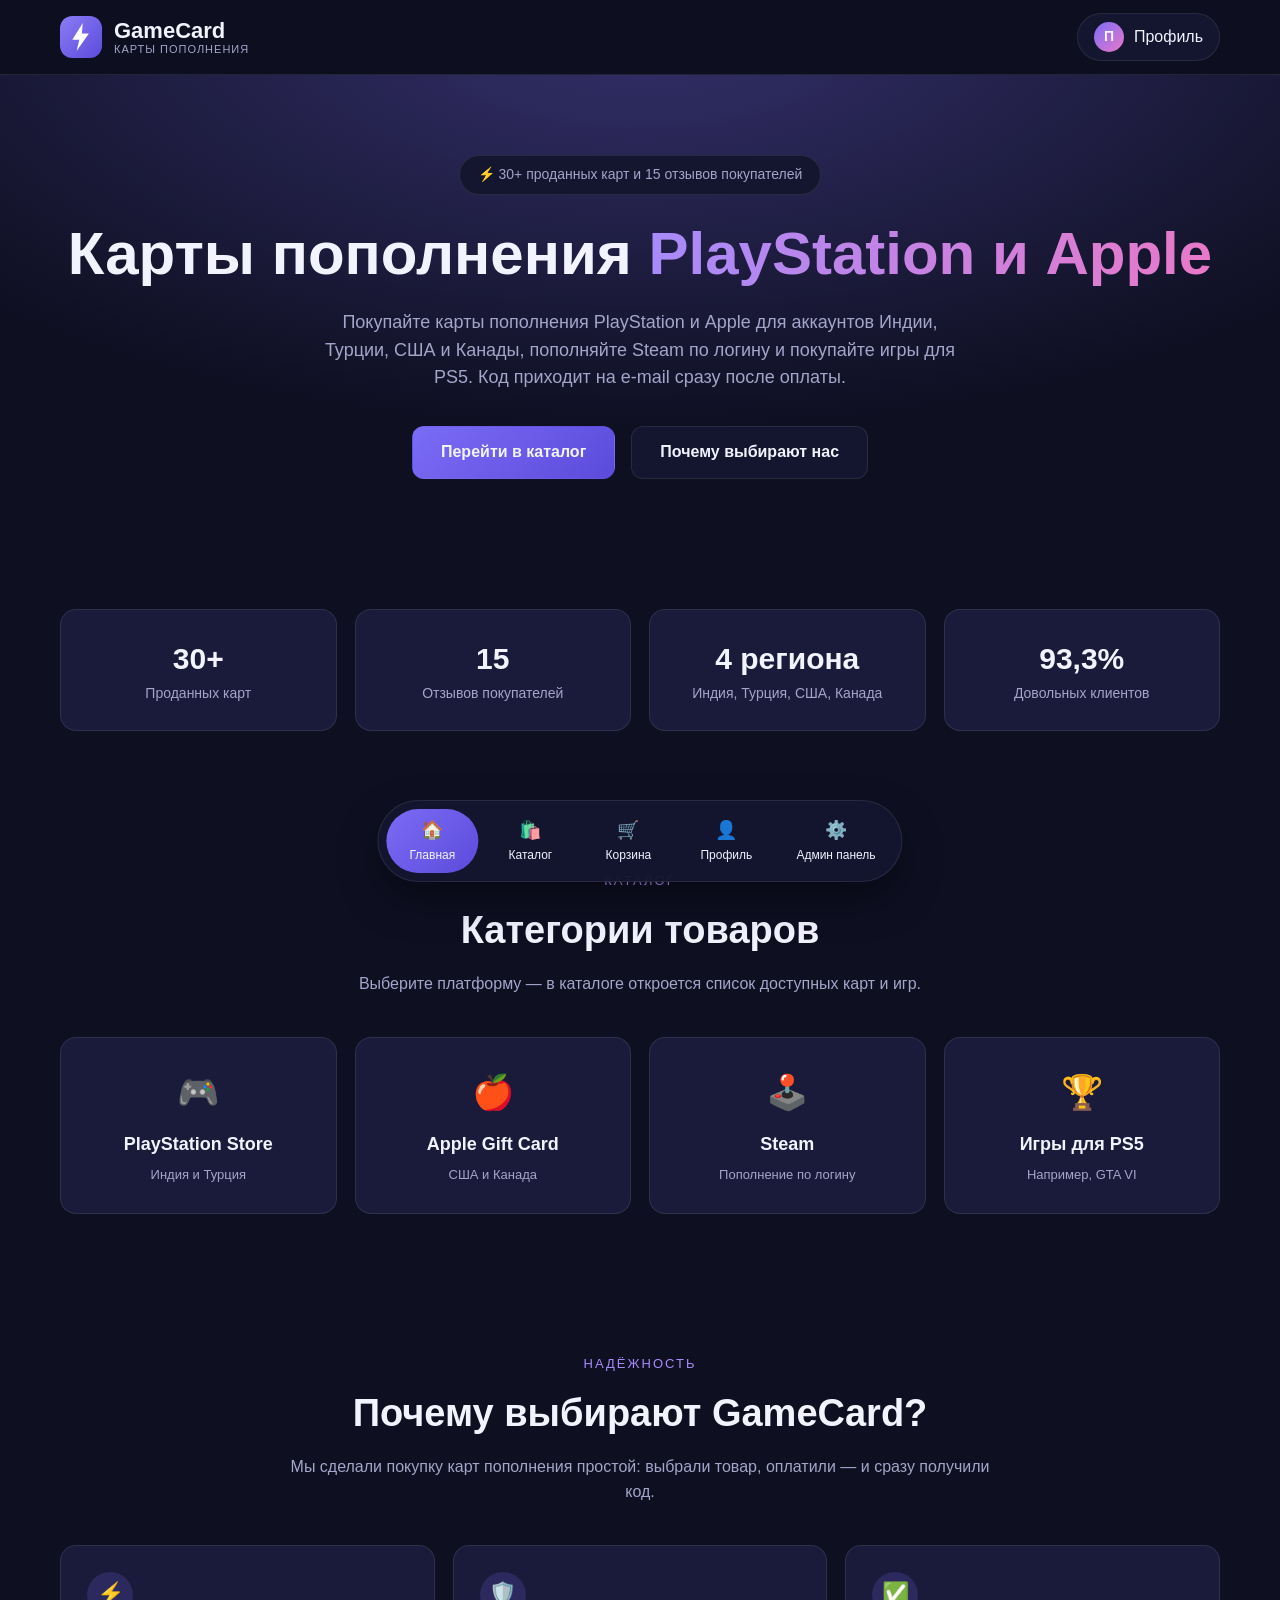
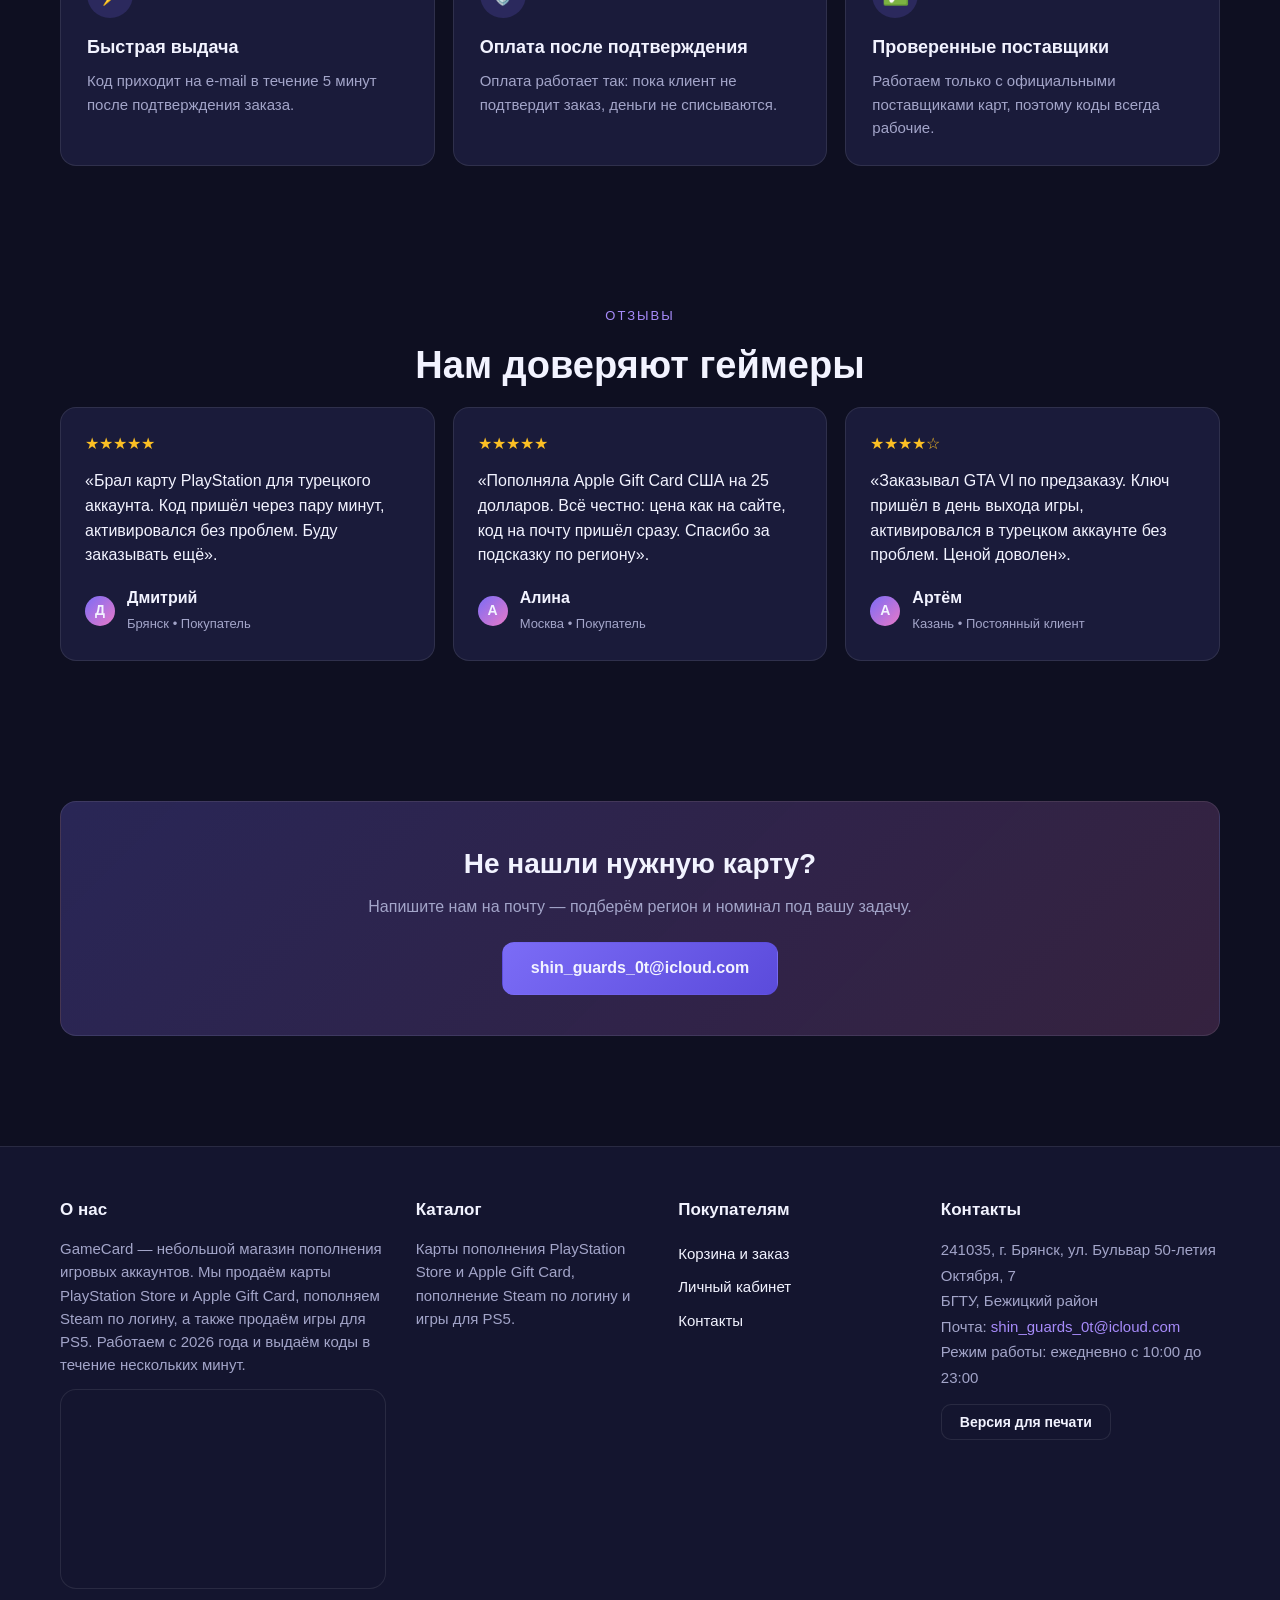
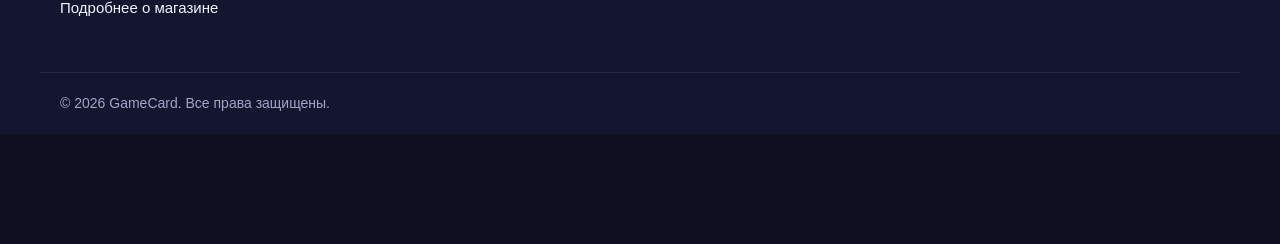
<file: index.html>
<!DOCTYPE html>
<html lang="ru">
<head>
	<meta charset="UTF-8">
	<meta name="viewport" content="width=device-width, initial-scale=1">
	<title>GameCard — карты пополнения PlayStation и Apple, пополнение Steam</title>
	<meta name="description" content="GameCard — магазин пополнения игровых аккаунтов: карты PlayStation Store и Apple Gift Card, пополнение Steam по логину, игры для PS5.">
	<link rel="icon" href="images/logo.svg" type="image/svg+xml">
	<link rel="stylesheet" href="styles.css" id="mainStyles">
	<link rel="stylesheet" href="print.css" id="printStyles" media="not all">
</head>
<body>

<header class="site-header">
	<div class="container header-inner">
		<a class="logo" href="index.html">
			<img class="logo__image" src="images/logo.svg" alt="Логотип магазина GameCard">
			<span class="logo__text">GameCard<span class="logo__note">карты пополнения</span></span>
		</a>
		<a class="profile-link" href="profile.html">
			<span class="avatar">П</span>
			<span>Профиль</span>
		</a>
	</div>
</header>

<main>

	<section class="hero">
		<div class="container">
			<p class="hero__badge">⚡ 30+ проданных карт и 15 отзывов покупателей</p>
			<h1 class="hero__title">Карты пополнения <span>PlayStation и Apple</span></h1>
			<p class="hero__text">
				Покупайте карты пополнения PlayStation и Apple для аккаунтов Индии, Турции, США и Канады,
				пополняйте Steam по логину и покупайте игры для PS5. Код приходит на e-mail сразу после оплаты.
			</p>
			<div class="hero__buttons">
				<a class="button" href="catalog.html">Перейти в каталог</a>
				<a class="button button_ghost" href="#features">Почему выбирают нас</a>
			</div>
		</div>
	</section>

	<section class="section">
		<div class="container">
			<div class="stats">
				<div class="stat">
					<p class="stat__value">30+</p>
					<p class="stat__title">Проданных карт</p>
				</div>
				<div class="stat">
					<p class="stat__value">15</p>
					<p class="stat__title">Отзывов покупателей</p>
				</div>
				<div class="stat">
					<p class="stat__value">4 региона</p>
					<p class="stat__title">Индия, Турция, США, Канада</p>
				</div>
				<div class="stat">
					<p class="stat__value">93,3%</p>
					<p class="stat__title">Довольных клиентов</p>
				</div>
			</div>
		</div>
	</section>

	<section class="section">
		<div class="container">
			<p class="section__label">Каталог</p>
			<h2 class="section__title">Категории товаров</h2>
			<p class="section__subtitle">Выберите платформу — в каталоге откроется список доступных карт и игр.</p>

			<div class="categories">
				<a class="category" href="catalog.html?platform=playstation">
					<span class="category__icon">🎮</span>
					<span class="category__title">PlayStation Store</span>
					<span class="category__note">Индия и Турция</span>
				</a>
				<a class="category" href="catalog.html?platform=apple">
					<span class="category__icon">🍎</span>
					<span class="category__title">Apple Gift Card</span>
					<span class="category__note">США и Канада</span>
				</a>
				<a class="category" href="catalog.html?platform=steam">
					<span class="category__icon">🕹️</span>
					<span class="category__title">Steam</span>
					<span class="category__note">Пополнение по логину</span>
				</a>
				<a class="category" href="catalog.html?platform=games">
					<span class="category__icon">🏆</span>
					<span class="category__title">Игры для PS5</span>
					<span class="category__note">Например, GTA VI</span>
				</a>
			</div>
		</div>
	</section>

	<section class="section" id="features">
		<div class="container">
			<p class="section__label">Надёжность</p>
			<h2 class="section__title">Почему выбирают GameCard?</h2>
			<p class="section__subtitle">
				Мы сделали покупку карт пополнения простой: выбрали товар, оплатили — и сразу получили код.
			</p>

			<div class="features">
				<article class="feature">
					<p class="feature__icon">⚡</p>
					<h3 class="feature__title">Быстрая выдача</h3>
					<p class="feature__text">Код приходит на e-mail в течение 5 минут после подтверждения заказа.</p>
				</article>
				<article class="feature">
					<p class="feature__icon">🛡️</p>
					<h3 class="feature__title">Оплата после подтверждения</h3>
					<p class="feature__text">Оплата работает так: пока клиент не подтвердит заказ, деньги не списываются.</p>
				</article>
				<article class="feature">
					<p class="feature__icon">✅</p>
					<h3 class="feature__title">Проверенные поставщики</h3>
					<p class="feature__text">Работаем только с официальными поставщиками карт, поэтому коды всегда рабочие.</p>
				</article>
			</div>
		</div>
	</section>

	<section class="section">
		<div class="container">
			<p class="section__label">Отзывы</p>
			<h2 class="section__title">Нам доверяют геймеры</h2>

			<div class="reviews">
				<article class="review">
					<p class="review__stars">★★★★★</p>
					<p class="review__text">
						«Брал карту PlayStation для турецкого аккаунта. Код пришёл через пару минут,
						активировался без проблем. Буду заказывать ещё».
					</p>
					<div class="review__author">
						<span class="avatar">Д</span>
						<p><span class="review__name">Дмитрий</span><br><span class="review__note">Брянск • Покупатель</span></p>
					</div>
				</article>
				<article class="review">
					<p class="review__stars">★★★★★</p>
					<p class="review__text">
						«Пополняла Apple Gift Card США на 25 долларов. Всё честно: цена как на сайте,
						код на почту пришёл сразу. Спасибо за подсказку по региону».
					</p>
					<div class="review__author">
						<span class="avatar">А</span>
						<p><span class="review__name">Алина</span><br><span class="review__note">Москва • Покупатель</span></p>
					</div>
				</article>
				<article class="review">
					<p class="review__stars">★★★★☆</p>
					<p class="review__text">
						«Заказывал GTA VI по предзаказу. Ключ пришёл в день выхода игры,
						активировался в турецком аккаунте без проблем. Ценой доволен».
					</p>
					<div class="review__author">
						<span class="avatar">А</span>
						<p><span class="review__name">Артём</span><br><span class="review__note">Казань • Постоянный клиент</span></p>
					</div>
				</article>
			</div>
		</div>
	</section>

	<section class="section">
		<div class="container">
			<div class="cta">
				<h2 class="cta__title">Не нашли нужную карту?</h2>
				<p class="cta__text">Напишите нам на почту — подберём регион и номинал под вашу задачу.</p>
				<a class="button" href="mailto:shin_guards_0t@icloud.com">shin_guards_0t@icloud.com</a>
			</div>
		</div>
	</section>

</main>

<footer class="site-footer">
	<div class="container footer-grid">
		<div class="footer-col">
			<h2 class="footer-col__title">О нас</h2>
			<p>
				GameCard — небольшой магазин пополнения игровых аккаунтов.
				Мы продаём карты PlayStation Store и Apple Gift Card, пополняем Steam по логину,
				а также продаём игры для PS5. Работаем с 2026 года и выдаём коды в течение нескольких минут.
			</p>
			<iframe class="map map_small" src="https://yandex.ru/map-widget/v1/?text=%D0%91%D1%80%D1%8F%D0%BD%D1%81%D0%BA%2C%20%D0%B1%D1%83%D0%BB%D1%8C%D0%B2%D0%B0%D1%80%2050-%D0%BB%D0%B5%D1%82%D0%B8%D1%8F%20%D0%9E%D0%BA%D1%82%D1%8F%D0%B1%D1%80%D1%8F%2C%207&amp;z=16" title="Карта: Брянск, бульвар 50-летия Октября, 7" loading="lazy"></iframe>
			<p><a href="about.html">Подробнее о магазине</a></p>
		</div>
		<div class="footer-col">
			<h2 class="footer-col__title"><a href="catalog.html">Каталог</a></h2>
			<p>Карты пополнения PlayStation Store и Apple Gift Card, пополнение Steam по логину и игры для PS5.</p>
		</div>
		<div class="footer-col">
			<h2 class="footer-col__title">Покупателям</h2>
			<ul>
				<li><a href="cart.html">Корзина и заказ</a></li>
				<li><a href="profile.html">Личный кабинет</a></li>
				<li><a href="about.html#contacts">Контакты</a></li>
			</ul>
		</div>
		<div class="footer-col footer-contacts">
			<h2 class="footer-col__title">Контакты</h2>
			<address>
				241035, г. Брянск, ул. Бульвар 50-летия Октября, 7<br>
				БГТУ, Бежицкий район<br>
				Почта: <a href="mailto:shin_guards_0t@icloud.com">shin_guards_0t@icloud.com</a><br>
				Режим работы: ежедневно с 10:00 до 23:00
			</address>
			<button class="button button_ghost button_small" type="button" data-print-toggle>Версия для печати</button>
		</div>
	</div>
	<div class="container footer-bottom">
		<p>© <span id="currentYear">2025</span> GameCard. Все права защищены.</p>
	</div>
</footer>

<nav class="tabbar">
	<ul class="tabbar__list">
		<li><a class="tab tab_active" href="index.html"><span class="tab__icon">🏠</span>Главная</a></li>
		<li><a class="tab" href="catalog.html"><span class="tab__icon">🛍️</span>Каталог</a></li>
		<li><a class="tab" href="cart.html"><span class="tab__icon">🛒</span>Корзина</a></li>
		<li><a class="tab" href="profile.html"><span class="tab__icon">👤</span>Профиль</a></li>
		<li><a class="tab" href="admin.html"><span class="tab__icon">⚙️</span>Админ панель</a></li>
	</ul>
</nav>

<script src="js/data.js"></script>
<script src="js/cart.js"></script>
<script src="js/main.js"></script>
</body>
</html>
</file>
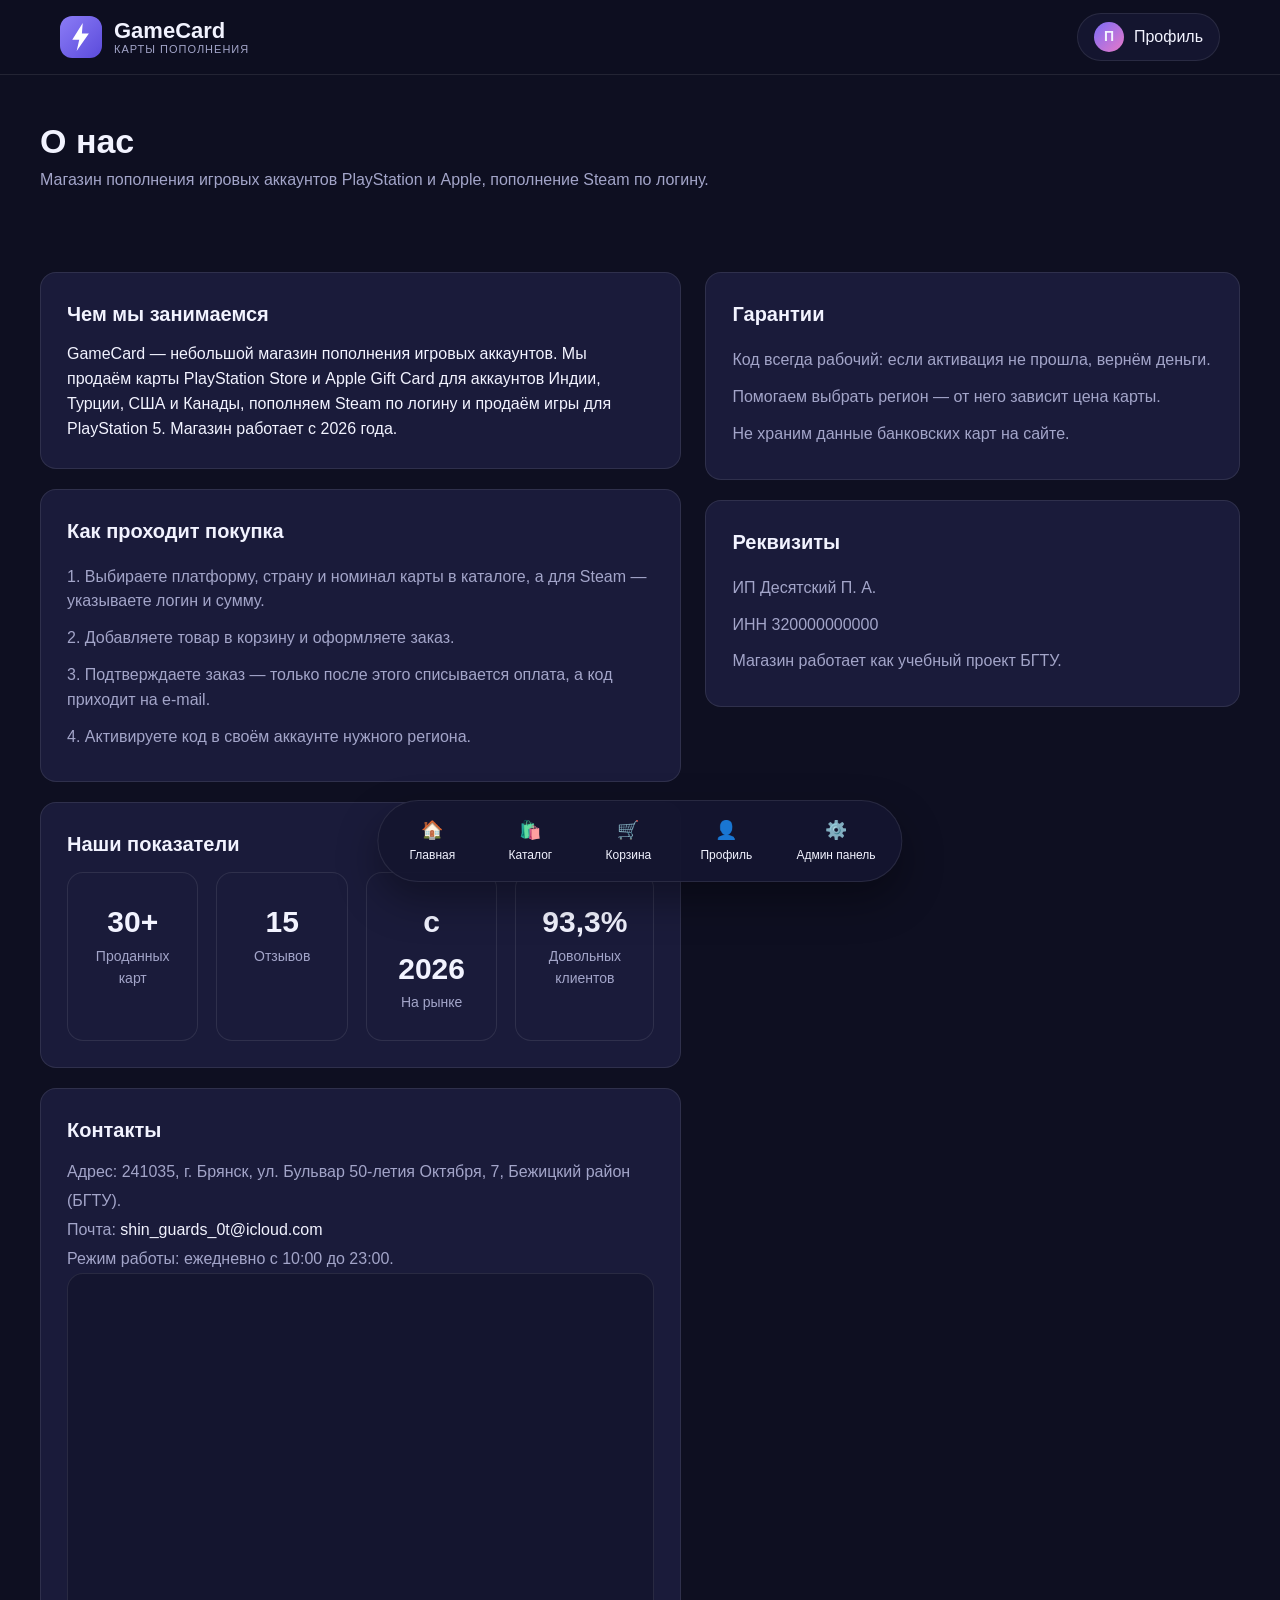
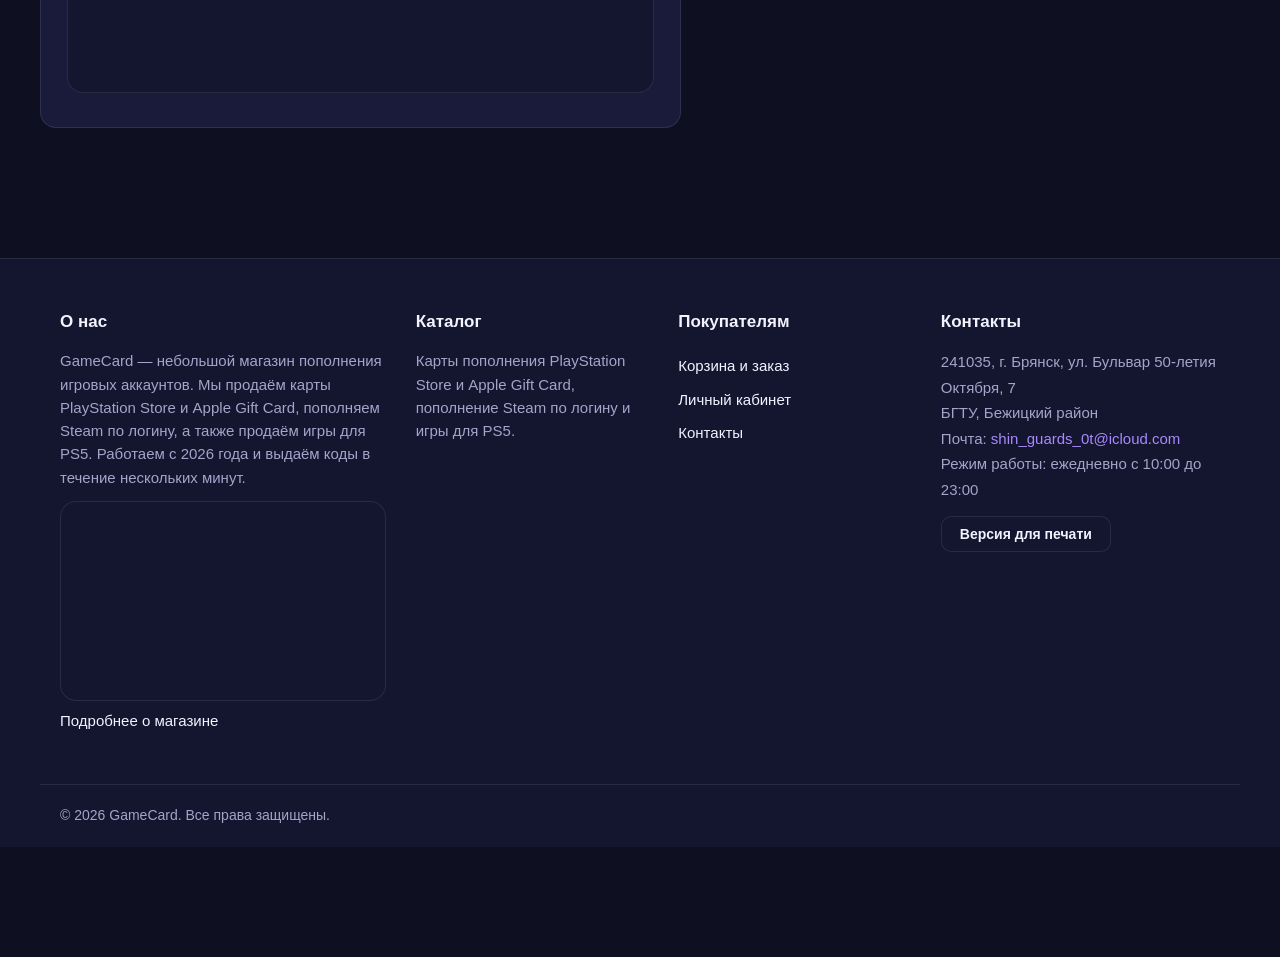
<file: about.html>
<!DOCTYPE html>
<html lang="ru">
<head>
	<meta charset="UTF-8">
	<meta name="viewport" content="width=device-width, initial-scale=1">
	<title>О нас и контакты — GameCard</title>
	<meta name="description" content="О магазине GameCard: как мы работаем, контакты, адрес в Брянске на бульваре 50-летия Октября, 7 и карта проезда.">
	<link rel="icon" href="images/logo.svg" type="image/svg+xml">
	<link rel="stylesheet" href="styles.css" id="mainStyles">
	<link rel="stylesheet" href="print.css" id="printStyles" media="not all">
</head>
<body>

<header class="site-header">
	<div class="container header-inner">
		<a class="logo" href="index.html">
			<img class="logo__image" src="images/logo.svg" alt="Логотип магазина GameCard">
			<span class="logo__text">GameCard<span class="logo__note">карты пополнения</span></span>
		</a>
		<a class="profile-link" href="profile.html">
			<span class="avatar">П</span>
			<span>Профиль</span>
		</a>
	</div>
</header>

<main>
	<div class="container page-title">
		<h1 class="page-title__title">О нас</h1>
		<p class="page-title__note">Магазин пополнения игровых аккаунтов PlayStation и Apple, пополнение Steam по логину.</p>
	</div>

	<div class="container section">
		<div class="about-grid">
			<div>
				<section class="about-card">
					<h2 class="about-card__title">Чем мы занимаемся</h2>
					<p>
						GameCard — небольшой магазин пополнения игровых аккаунтов. Мы продаём карты
						PlayStation Store и Apple Gift Card для аккаунтов Индии, Турции, США и Канады,
						пополняем Steam по логину и продаём игры для PlayStation 5. Магазин работает с 2026 года.
					</p>
				</section>

				<section class="about-card">
					<h2 class="about-card__title">Как проходит покупка</h2>
					<ul class="about-list">
						<li>1. Выбираете платформу, страну и номинал карты в каталоге, а для Steam — указываете логин и сумму.</li>
						<li>2. Добавляете товар в корзину и оформляете заказ.</li>
						<li>3. Подтверждаете заказ — только после этого списывается оплата, а код приходит на e-mail.</li>
						<li>4. Активируете код в своём аккаунте нужного региона.</li>
					</ul>
				</section>

				<section class="about-card">
					<h2 class="about-card__title">Наши показатели</h2>
					<div class="stats">
						<div class="stat">
							<p class="stat__value">30+</p>
							<p class="stat__title">Проданных карт</p>
						</div>
						<div class="stat">
							<p class="stat__value">15</p>
							<p class="stat__title">Отзывов</p>
						</div>
						<div class="stat">
							<p class="stat__value">с 2026</p>
							<p class="stat__title">На рынке</p>
						</div>
						<div class="stat">
							<p class="stat__value">93,3%</p>
							<p class="stat__title">Довольных клиентов</p>
						</div>
					</div>
				</section>

				<section class="about-card" id="contacts">
					<h2 class="about-card__title">Контакты</h2>
					<address class="about-address">
						Адрес: 241035, г. Брянск, ул. Бульвар 50-летия Октября, 7, Бежицкий район (БГТУ).<br>
						Почта: <a href="mailto:shin_guards_0t@icloud.com">shin_guards_0t@icloud.com</a><br>
						Режим работы: ежедневно с 10:00 до 23:00.
					</address>
					<iframe class="map" src="https://yandex.ru/map-widget/v1/?text=%D0%91%D1%80%D1%8F%D0%BD%D1%81%D0%BA%2C%20%D0%B1%D1%83%D0%BB%D1%8C%D0%B2%D0%B0%D1%80%2050-%D0%BB%D0%B5%D1%82%D0%B8%D1%8F%20%D0%9E%D0%BA%D1%82%D1%8F%D0%B1%D1%80%D1%8F%2C%207&amp;z=16" title="Карта: Брянск, БГТУ, бульвар 50-летия Октября, 7" loading="lazy"></iframe>
				</section>
			</div>

			<div>
				<section class="about-card">
					<h2 class="about-card__title">Гарантии</h2>
					<ul class="about-list">
						<li>Код всегда рабочий: если активация не прошла, вернём деньги.</li>
						<li>Помогаем выбрать регион — от него зависит цена карты.</li>
						<li>Не храним данные банковских карт на сайте.</li>
					</ul>
				</section>

				<section class="about-card">
					<h2 class="about-card__title">Реквизиты</h2>
					<ul class="about-list">
						<li>ИП Десятский П. А.</li>
						<li>ИНН 320000000000</li>
						<li>Магазин работает как учебный проект БГТУ.</li>
					</ul>
				</section>
			</div>
		</div>
	</div>
</main>

<footer class="site-footer">
	<div class="container footer-grid">
		<div class="footer-col">
			<h2 class="footer-col__title">О нас</h2>
			<p>
				GameCard — небольшой магазин пополнения игровых аккаунтов.
				Мы продаём карты PlayStation Store и Apple Gift Card, пополняем Steam по логину,
				а также продаём игры для PS5. Работаем с 2026 года и выдаём коды в течение нескольких минут.
			</p>
			<iframe class="map map_small" src="https://yandex.ru/map-widget/v1/?text=%D0%91%D1%80%D1%8F%D0%BD%D1%81%D0%BA%2C%20%D0%B1%D1%83%D0%BB%D1%8C%D0%B2%D0%B0%D1%80%2050-%D0%BB%D0%B5%D1%82%D0%B8%D1%8F%20%D0%9E%D0%BA%D1%82%D1%8F%D0%B1%D1%80%D1%8F%2C%207&amp;z=16" title="Карта: Брянск, бульвар 50-летия Октября, 7" loading="lazy"></iframe>
			<p><a href="about.html">Подробнее о магазине</a></p>
		</div>
		<div class="footer-col">
			<h2 class="footer-col__title"><a href="catalog.html">Каталог</a></h2>
			<p>Карты пополнения PlayStation Store и Apple Gift Card, пополнение Steam по логину и игры для PS5.</p>
		</div>
		<div class="footer-col">
			<h2 class="footer-col__title">Покупателям</h2>
			<ul>
				<li><a href="cart.html">Корзина и заказ</a></li>
				<li><a href="profile.html">Личный кабинет</a></li>
				<li><a href="about.html#contacts">Контакты</a></li>
			</ul>
		</div>
		<div class="footer-col footer-contacts">
			<h2 class="footer-col__title">Контакты</h2>
			<address>
				241035, г. Брянск, ул. Бульвар 50-летия Октября, 7<br>
				БГТУ, Бежицкий район<br>
				Почта: <a href="mailto:shin_guards_0t@icloud.com">shin_guards_0t@icloud.com</a><br>
				Режим работы: ежедневно с 10:00 до 23:00
			</address>
			<button class="button button_ghost button_small" type="button" data-print-toggle>Версия для печати</button>
		</div>
	</div>
	<div class="container footer-bottom">
		<p>© <span id="currentYear">2025</span> GameCard. Все права защищены.</p>
	</div>
</footer>

<nav class="tabbar">
	<ul class="tabbar__list">
		<li><a class="tab" href="index.html"><span class="tab__icon">🏠</span>Главная</a></li>
		<li><a class="tab" href="catalog.html"><span class="tab__icon">🛍️</span>Каталог</a></li>
		<li><a class="tab" href="cart.html"><span class="tab__icon">🛒</span>Корзина</a></li>
		<li><a class="tab" href="profile.html"><span class="tab__icon">👤</span>Профиль</a></li>
		<li><a class="tab" href="admin.html"><span class="tab__icon">⚙️</span>Админ панель</a></li>
	</ul>
</nav>

<script src="js/data.js"></script>
<script src="js/cart.js"></script>
<script src="js/main.js"></script>
</body>
</html>
</file>
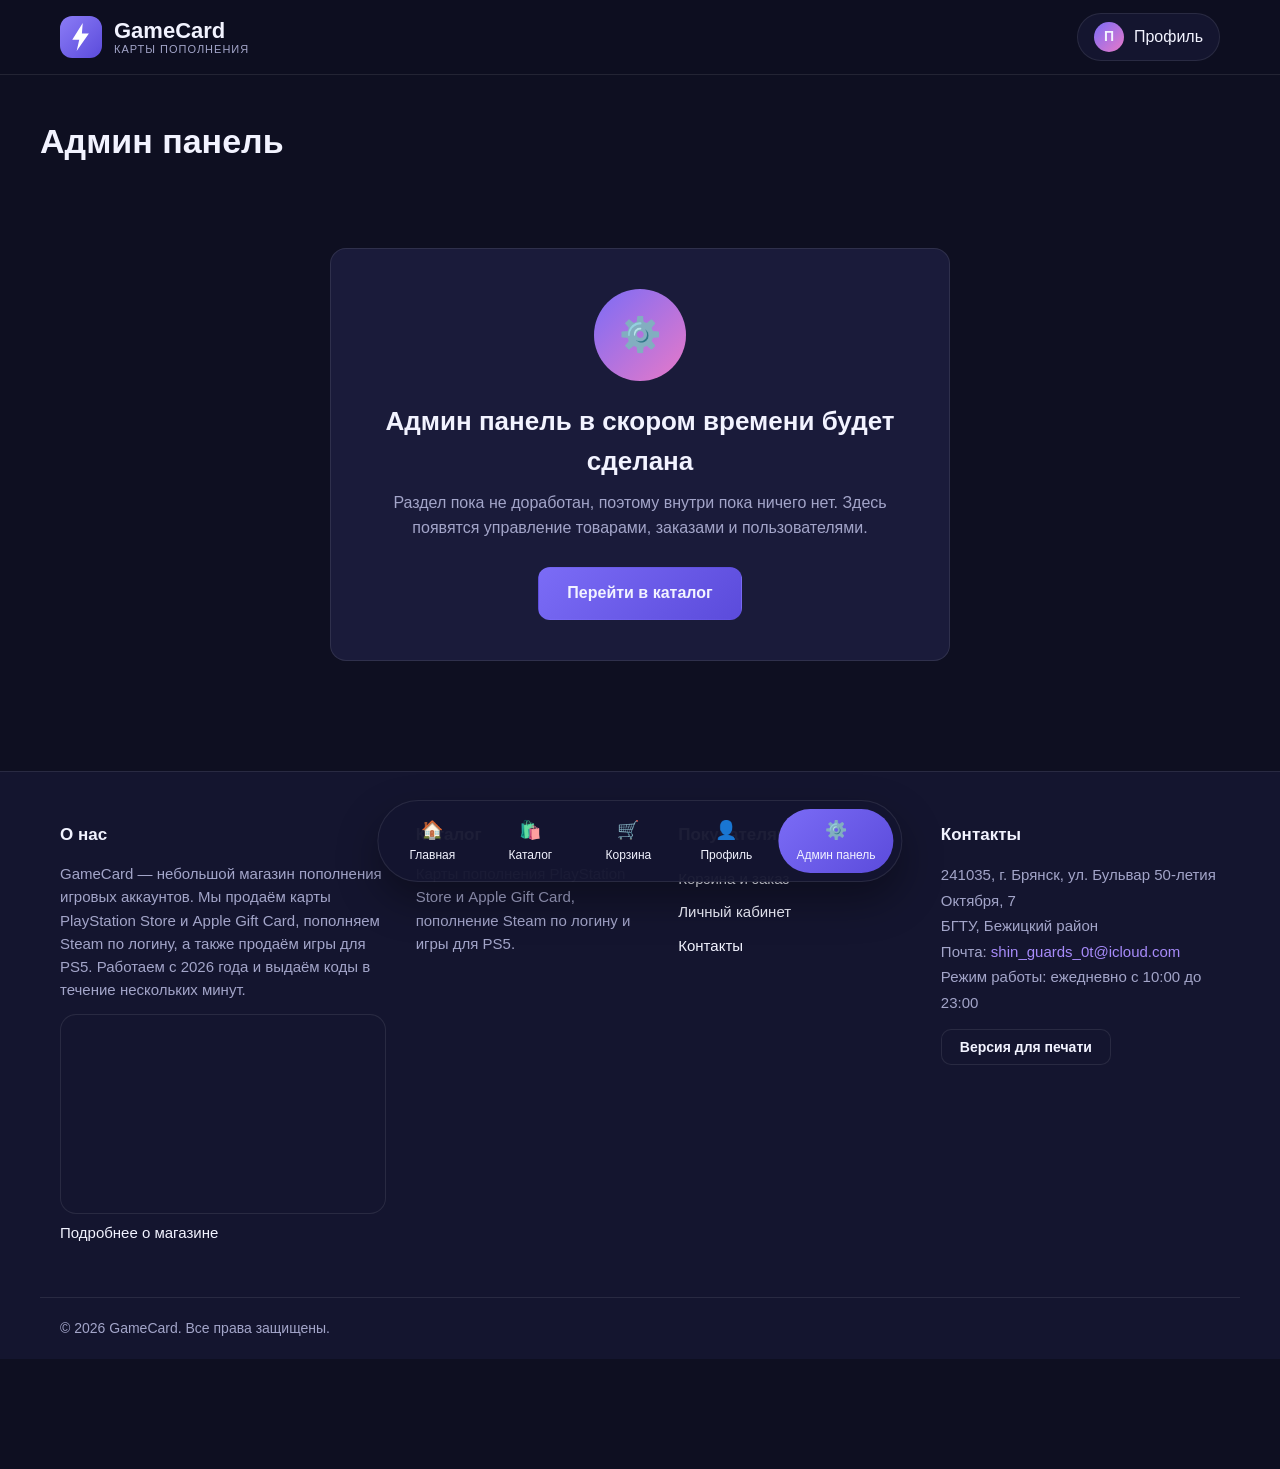
<file: admin.html>
<!DOCTYPE html>
<html lang="ru">
<head>
	<meta charset="UTF-8">
	<meta name="viewport" content="width=device-width, initial-scale=1">
	<title>Админ панель — GameCard</title>
	<meta name="description" content="Панель администратора магазина GameCard. Раздел находится в разработке.">
	<link rel="icon" href="images/logo.svg" type="image/svg+xml">
	<link rel="stylesheet" href="styles.css" id="mainStyles">
	<link rel="stylesheet" href="print.css" id="printStyles" media="not all">
</head>
<body>

<header class="site-header">
	<div class="container header-inner">
		<a class="logo" href="index.html">
			<img class="logo__image" src="images/logo.svg" alt="Логотип магазина GameCard">
			<span class="logo__text">GameCard<span class="logo__note">карты пополнения</span></span>
		</a>
		<a class="profile-link" href="profile.html">
			<span class="avatar">П</span>
			<span>Профиль</span>
		</a>
	</div>
</header>

<main>
	<div class="container page-title">
		<h1 class="page-title__title">Админ панель</h1>
	</div>

	<div class="container section">
		<section class="profile-card">
			<p class="profile-card__avatar">⚙️</p>
			<h2 class="profile-card__title">Админ панель в скором времени будет сделана</h2>
			<p class="profile-card__text">
				Раздел пока не доработан, поэтому внутри пока ничего нет.
				Здесь появятся управление товарами, заказами и пользователями.
			</p>
			<p><a class="button" href="catalog.html">Перейти в каталог</a></p>
		</section>
	</div>
</main>

<footer class="site-footer">
	<div class="container footer-grid">
		<div class="footer-col">
			<h2 class="footer-col__title">О нас</h2>
			<p>
				GameCard — небольшой магазин пополнения игровых аккаунтов.
				Мы продаём карты PlayStation Store и Apple Gift Card, пополняем Steam по логину,
				а также продаём игры для PS5. Работаем с 2026 года и выдаём коды в течение нескольких минут.
			</p>
			<iframe class="map map_small" src="https://yandex.ru/map-widget/v1/?text=%D0%91%D1%80%D1%8F%D0%BD%D1%81%D0%BA%2C%20%D0%B1%D1%83%D0%BB%D1%8C%D0%B2%D0%B0%D1%80%2050-%D0%BB%D0%B5%D1%82%D0%B8%D1%8F%20%D0%9E%D0%BA%D1%82%D1%8F%D0%B1%D1%80%D1%8F%2C%207&amp;z=16" title="Карта: Брянск, бульвар 50-летия Октября, 7" loading="lazy"></iframe>
			<p><a href="about.html">Подробнее о магазине</a></p>
		</div>
		<div class="footer-col">
			<h2 class="footer-col__title"><a href="catalog.html">Каталог</a></h2>
			<p>Карты пополнения PlayStation Store и Apple Gift Card, пополнение Steam по логину и игры для PS5.</p>
		</div>
		<div class="footer-col">
			<h2 class="footer-col__title">Покупателям</h2>
			<ul>
				<li><a href="cart.html">Корзина и заказ</a></li>
				<li><a href="profile.html">Личный кабинет</a></li>
				<li><a href="about.html#contacts">Контакты</a></li>
			</ul>
		</div>
		<div class="footer-col footer-contacts">
			<h2 class="footer-col__title">Контакты</h2>
			<address>
				241035, г. Брянск, ул. Бульвар 50-летия Октября, 7<br>
				БГТУ, Бежицкий район<br>
				Почта: <a href="mailto:shin_guards_0t@icloud.com">shin_guards_0t@icloud.com</a><br>
				Режим работы: ежедневно с 10:00 до 23:00
			</address>
			<button class="button button_ghost button_small" type="button" data-print-toggle>Версия для печати</button>
		</div>
	</div>
	<div class="container footer-bottom">
		<p>© <span id="currentYear">2025</span> GameCard. Все права защищены.</p>
	</div>
</footer>

<nav class="tabbar">
	<ul class="tabbar__list">
		<li><a class="tab" href="index.html"><span class="tab__icon">🏠</span>Главная</a></li>
		<li><a class="tab" href="catalog.html"><span class="tab__icon">🛍️</span>Каталог</a></li>
		<li><a class="tab" href="cart.html"><span class="tab__icon">🛒</span>Корзина</a></li>
		<li><a class="tab" href="profile.html"><span class="tab__icon">👤</span>Профиль</a></li>
		<li><a class="tab tab_active" href="admin.html"><span class="tab__icon">⚙️</span>Админ панель</a></li>
	</ul>
</nav>

<script src="js/data.js"></script>
<script src="js/cart.js"></script>
<script src="js/main.js"></script>
</body>
</html>
</file>
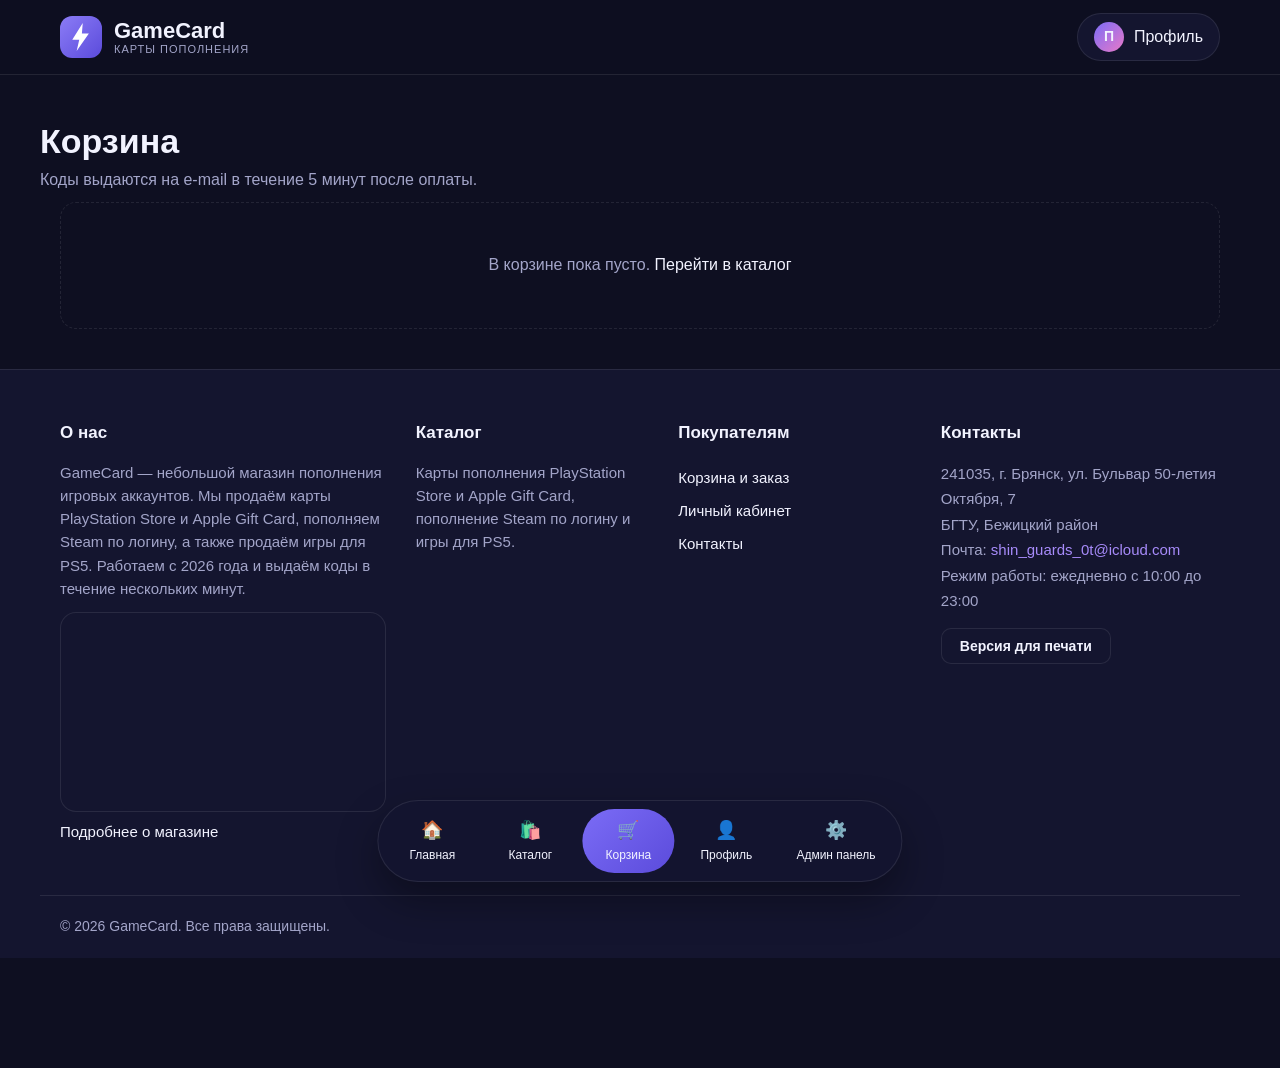
<file: cart.html>
<!DOCTYPE html>
<html lang="ru">
<head>
	<meta charset="UTF-8">
	<meta name="viewport" content="width=device-width, initial-scale=1">
	<title>Корзина — GameCard</title>
	<meta name="description" content="Корзина магазина GameCard: проверьте выбранные карты пополнения и оформите заказ.">
	<link rel="icon" href="images/logo.svg" type="image/svg+xml">
	<link rel="stylesheet" href="styles.css" id="mainStyles">
	<link rel="stylesheet" href="print.css" id="printStyles" media="not all">
</head>
<body>

<header class="site-header">
	<div class="container header-inner">
		<a class="logo" href="index.html">
			<img class="logo__image" src="images/logo.svg" alt="Логотип магазина GameCard">
			<span class="logo__text">GameCard<span class="logo__note">карты пополнения</span></span>
		</a>
		<a class="profile-link" href="profile.html">
			<span class="avatar">П</span>
			<span>Профиль</span>
		</a>
	</div>
</header>

<main>
	<div class="container page-title">
		<h1 class="page-title__title">Корзина</h1>
		<p class="page-title__note">Коды выдаются на e-mail в течение 5 минут после оплаты.</p>
	</div>

	<div class="container">
		<p class="form__message" id="orderSuccess" hidden></p>

		<p class="catalog-empty" id="cartEmpty" hidden>В корзине пока пусто. <a href="catalog.html">Перейти в каталог</a></p>

		<ul class="cart-list" id="cartItems"></ul>

		<div id="orderBlock" hidden>
			<div class="cart-total">
				<span>Итого к оплате:</span>
				<span class="cart-total__value" data-cart-total>0 ₽</span>
			</div>

			<section class="about-card">
				<h2 class="about-card__title">Оформление заказа</h2>
				<p class="section__subtitle">Заполните данные — на эту почту придёт код активации.</p>
				<form class="form" id="orderForm">
					<div class="form__field">
						<label class="form__label" for="orderName">Ваше имя</label>
						<input class="form__input" id="orderName" name="name" type="text" placeholder="Иван" required>
					</div>
					<div class="form__field">
						<label class="form__label" for="orderEmail">E-mail</label>
						<input class="form__input" id="orderEmail" name="email" type="email" placeholder="ivan@mail.ru" required>
					</div>
					<button class="button" type="submit">Оформить заказ</button>
				</form>
			</section>
		</div>
	</div>
</main>

<footer class="site-footer">
	<div class="container footer-grid">
		<div class="footer-col">
			<h2 class="footer-col__title">О нас</h2>
			<p>
				GameCard — небольшой магазин пополнения игровых аккаунтов.
				Мы продаём карты PlayStation Store и Apple Gift Card, пополняем Steam по логину,
				а также продаём игры для PS5. Работаем с 2026 года и выдаём коды в течение нескольких минут.
			</p>
			<iframe class="map map_small" src="https://yandex.ru/map-widget/v1/?text=%D0%91%D1%80%D1%8F%D0%BD%D1%81%D0%BA%2C%20%D0%B1%D1%83%D0%BB%D1%8C%D0%B2%D0%B0%D1%80%2050-%D0%BB%D0%B5%D1%82%D0%B8%D1%8F%20%D0%9E%D0%BA%D1%82%D1%8F%D0%B1%D1%80%D1%8F%2C%207&amp;z=16" title="Карта: Брянск, бульвар 50-летия Октября, 7" loading="lazy"></iframe>
			<p><a href="about.html">Подробнее о магазине</a></p>
		</div>
		<div class="footer-col">
			<h2 class="footer-col__title"><a href="catalog.html">Каталог</a></h2>
			<p>Карты пополнения PlayStation Store и Apple Gift Card, пополнение Steam по логину и игры для PS5.</p>
		</div>
		<div class="footer-col">
			<h2 class="footer-col__title">Покупателям</h2>
			<ul>
				<li><a href="cart.html">Корзина и заказ</a></li>
				<li><a href="profile.html">Личный кабинет</a></li>
				<li><a href="about.html#contacts">Контакты</a></li>
			</ul>
		</div>
		<div class="footer-col footer-contacts">
			<h2 class="footer-col__title">Контакты</h2>
			<address>
				241035, г. Брянск, ул. Бульвар 50-летия Октября, 7<br>
				БГТУ, Бежицкий район<br>
				Почта: <a href="mailto:shin_guards_0t@icloud.com">shin_guards_0t@icloud.com</a><br>
				Режим работы: ежедневно с 10:00 до 23:00
			</address>
			<button class="button button_ghost button_small" type="button" data-print-toggle>Версия для печати</button>
		</div>
	</div>
	<div class="container footer-bottom">
		<p>© <span id="currentYear">2025</span> GameCard. Все права защищены.</p>
	</div>
</footer>

<nav class="tabbar">
	<ul class="tabbar__list">
		<li><a class="tab" href="index.html"><span class="tab__icon">🏠</span>Главная</a></li>
		<li><a class="tab" href="catalog.html"><span class="tab__icon">🛍️</span>Каталог</a></li>
		<li><a class="tab tab_active" href="cart.html"><span class="tab__icon">🛒</span>Корзина</a></li>
		<li><a class="tab" href="profile.html"><span class="tab__icon">👤</span>Профиль</a></li>
		<li><a class="tab" href="admin.html"><span class="tab__icon">⚙️</span>Админ панель</a></li>
	</ul>
</nav>

<script src="js/data.js"></script>
<script src="js/cart.js"></script>
<script src="js/main.js"></script>
</body>
</html>
</file>
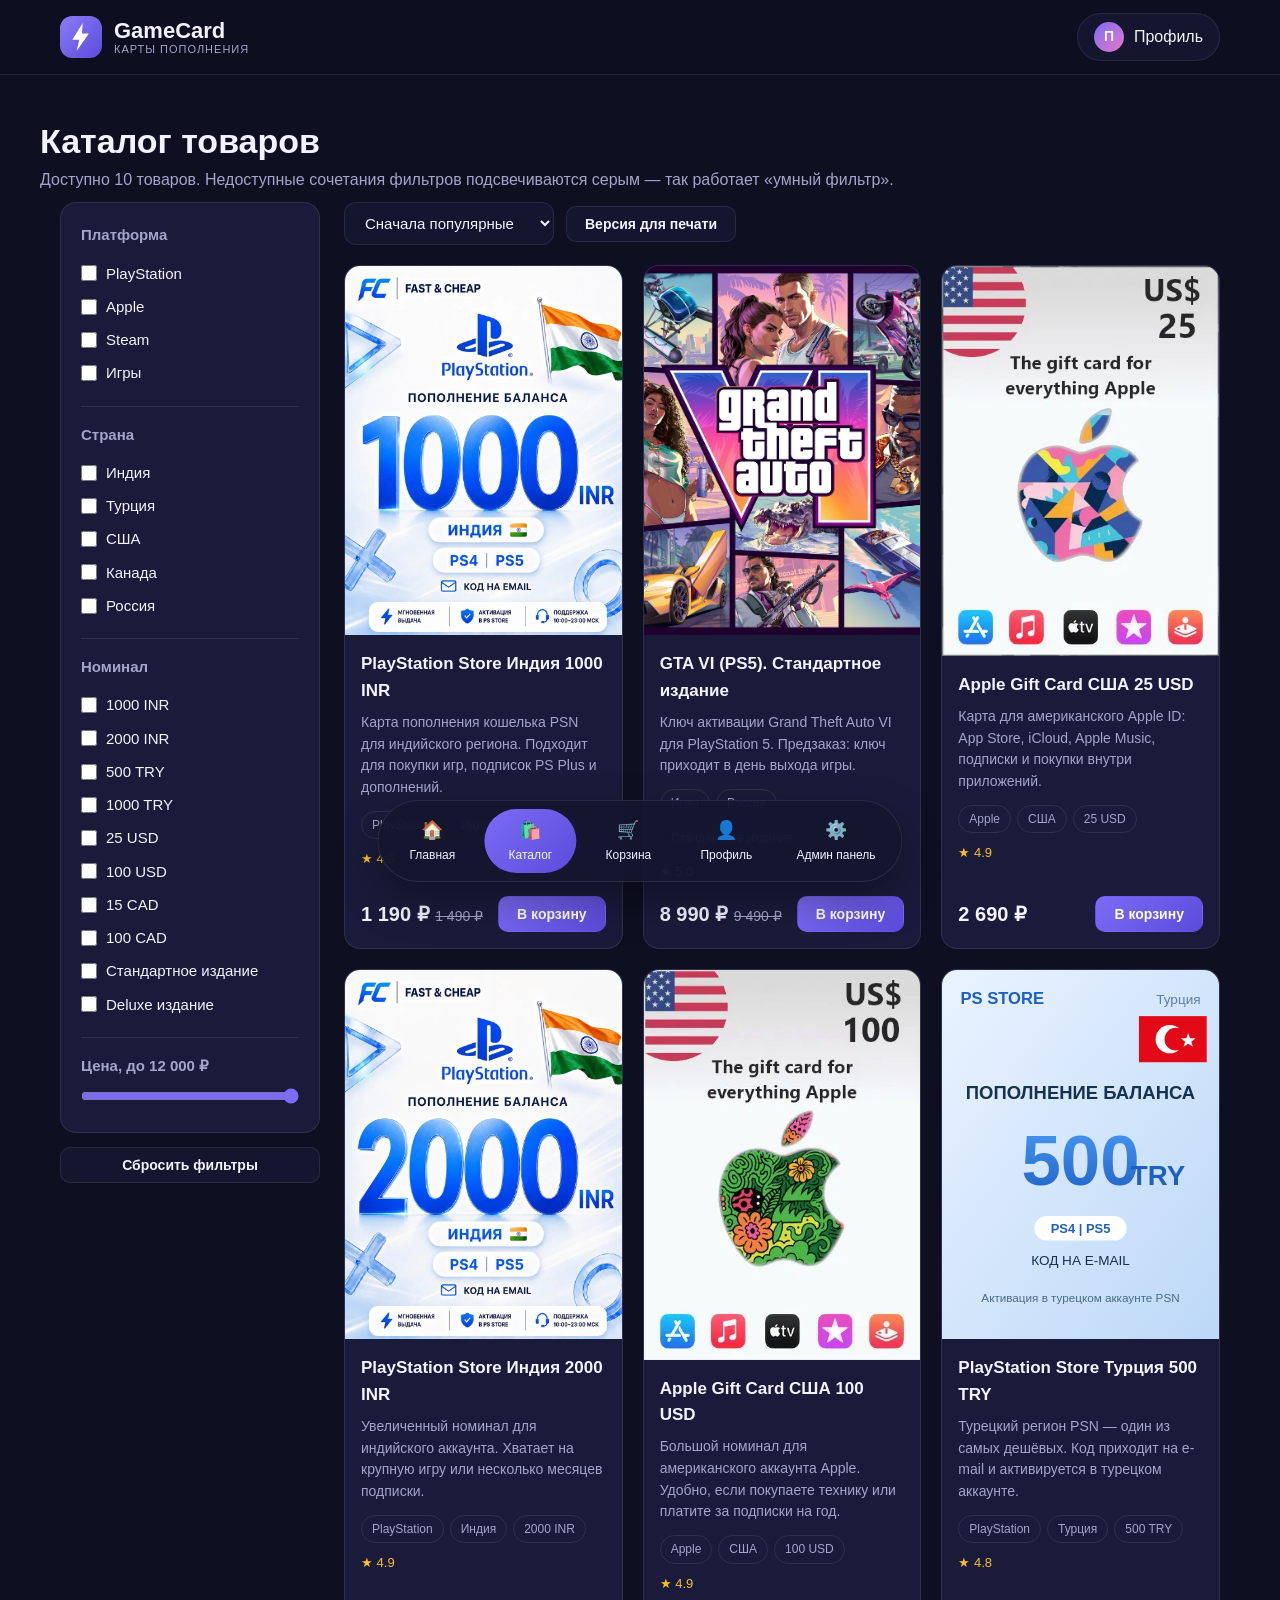
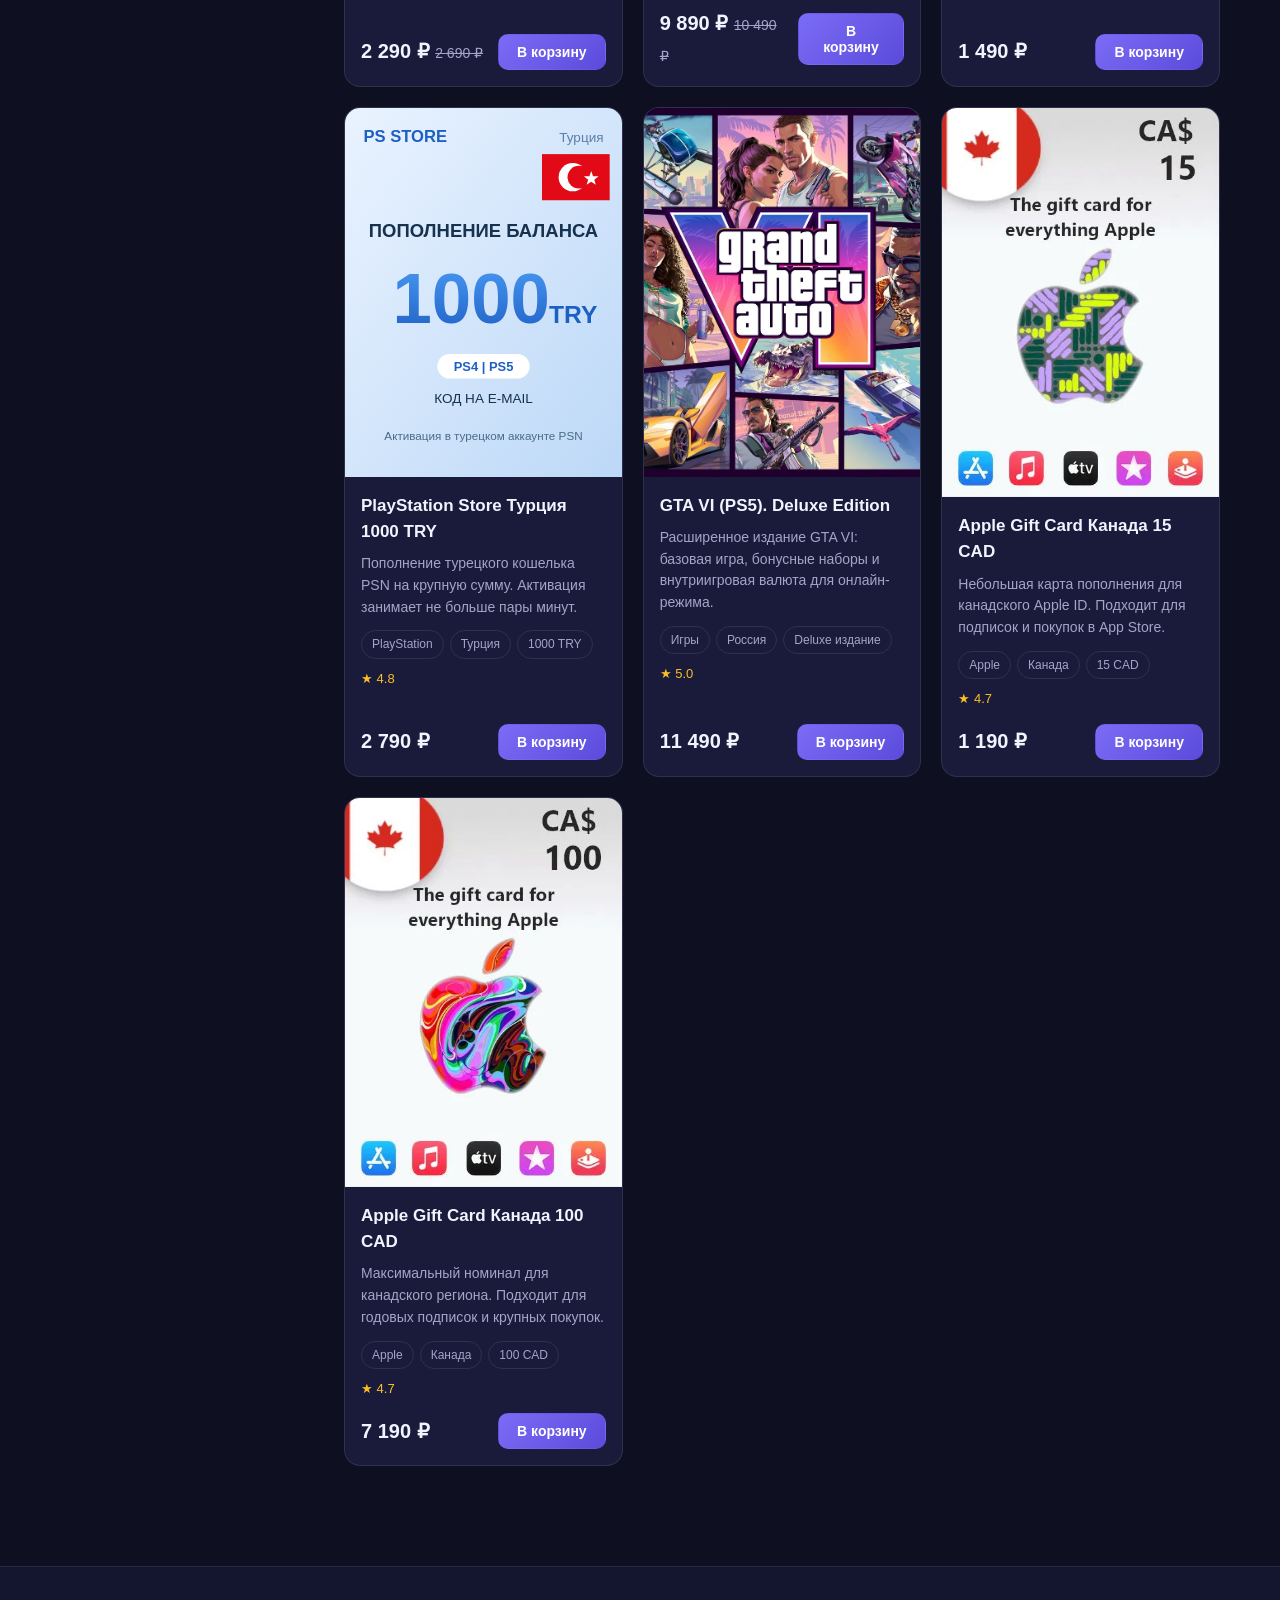
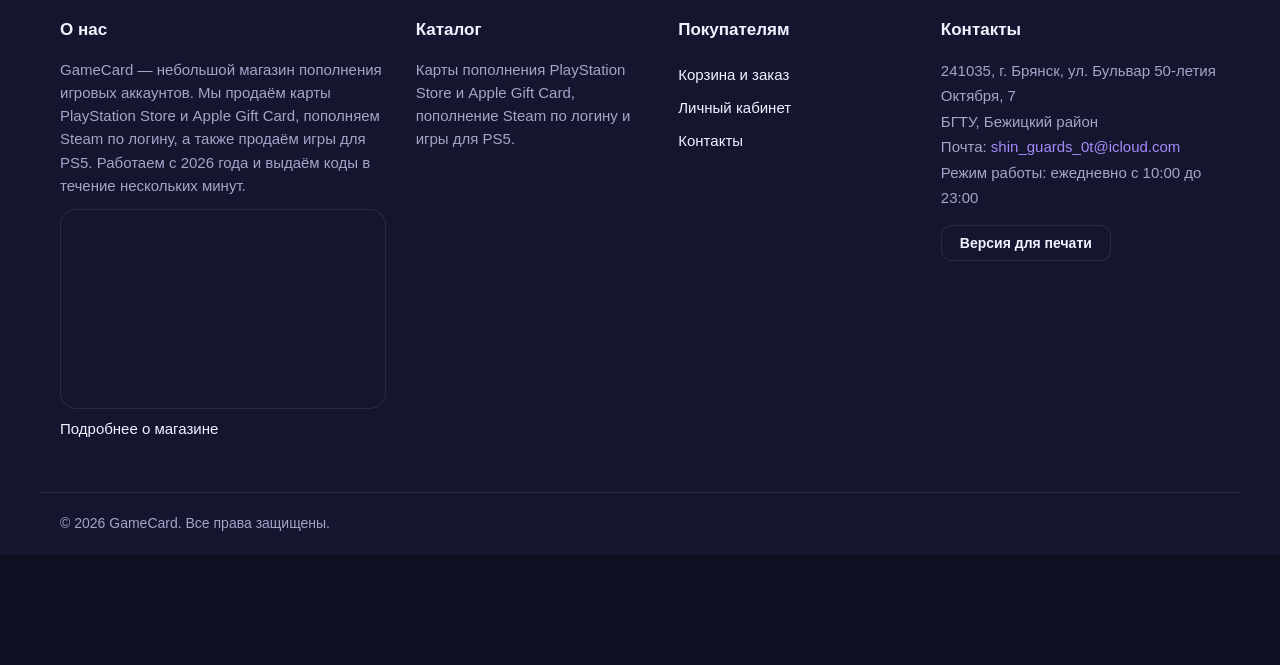
<file: catalog.html>
<!DOCTYPE html>
<html lang="ru">
<head>
	<meta charset="UTF-8">
	<meta name="viewport" content="width=device-width, initial-scale=1">
	<title>Каталог карт пополнения — GameCard</title>
	<meta name="description" content="Каталог карт пополнения PlayStation Store и Apple Gift Card, пополнение Steam по логину. Фильтр по платформе, стране, номиналу и цене.">
	<link rel="icon" href="images/logo.svg" type="image/svg+xml">
	<link rel="stylesheet" href="styles.css" id="mainStyles">
	<link rel="stylesheet" href="print.css" id="printStyles" media="not all">
</head>
<body>

<header class="site-header">
	<div class="container header-inner">
		<a class="logo" href="index.html">
			<img class="logo__image" src="images/logo.svg" alt="Логотип магазина GameCard">
			<span class="logo__text">GameCard<span class="logo__note">карты пополнения</span></span>
		</a>
		<a class="profile-link" href="profile.html">
			<span class="avatar">П</span>
			<span>Профиль</span>
		</a>
	</div>
</header>

<main>
	<div class="container page-title">
		<h1 class="page-title__title">Каталог товаров</h1>
		<p class="page-title__note">Доступно <span id="catalogCount">12 товаров</span>. Недоступные сочетания фильтров подсвечиваются серым — так работает «умный фильтр».</p>
	</div>

	<div class="container catalog-layout">
		<aside class="catalog-sidebar">
			<div class="filters" id="filters"></div>
			<button class="button button_ghost button_small" type="button" id="resetFilters">Сбросить фильтры</button>
		</aside>

		<section>
			<div class="catalog-toolbar">
				<label class="visually-hidden" for="sortSelect">Сортировка</label>
				<select class="select" id="sortSelect">
					<option value="popular">Сначала популярные</option>
					<option value="price-asc">Цена: по возрастанию</option>
					<option value="price-desc">Цена: по убыванию</option>
					<option value="rating">По рейтингу</option>
				</select>
				<button class="button button_ghost button_small" type="button" data-print-toggle>Версия для печати</button>
			</div>

			<section class="steam-block" id="steamBlock" hidden>
				<h2 class="steam-block__title">Пополнение Steam</h2>
				<p class="steam-block__text">
					Карты пополнения для Steam не нужны: укажите логин аккаунта и сумму в рублях —
					мы пополним кошелёк после подтверждения заказа.
				</p>
				<p class="form__message" id="steamSuccess" hidden></p>
				<form class="form" id="steamForm">
					<div class="form__field">
						<label class="form__label" for="steamLogin">Логин Steam</label>
						<input class="form__input" id="steamLogin" name="login" type="text" placeholder="Например: gamer_2026" required>
					</div>
					<div class="form__field">
						<label class="form__label" for="steamAmount">Сумма пополнения, ₽</label>
						<input class="form__input" id="steamAmount" name="amount" type="number" min="100" max="15000" step="50" placeholder="1000" required>
					</div>
					<button class="button" type="submit">Пополнить</button>
				</form>
			</section>

			<div class="products" id="catalogItems"></div>
			<p class="catalog-empty" id="catalogEmpty" hidden>По выбранным условиям ничего не найдено. Попробуйте изменить фильтр или сбросить его.</p>
		</section>
	</div>

</main>

<footer class="site-footer">
	<div class="container footer-grid">
		<div class="footer-col">
			<h2 class="footer-col__title">О нас</h2>
			<p>
				GameCard — небольшой магазин пополнения игровых аккаунтов.
				Мы продаём карты PlayStation Store и Apple Gift Card, пополняем Steam по логину,
				а также продаём игры для PS5. Работаем с 2026 года и выдаём коды в течение нескольких минут.
			</p>
			<iframe class="map map_small" src="https://yandex.ru/map-widget/v1/?text=%D0%91%D1%80%D1%8F%D0%BD%D1%81%D0%BA%2C%20%D0%B1%D1%83%D0%BB%D1%8C%D0%B2%D0%B0%D1%80%2050-%D0%BB%D0%B5%D1%82%D0%B8%D1%8F%20%D0%9E%D0%BA%D1%82%D1%8F%D0%B1%D1%80%D1%8F%2C%207&amp;z=16" title="Карта: Брянск, бульвар 50-летия Октября, 7" loading="lazy"></iframe>
			<p><a href="about.html">Подробнее о магазине</a></p>
		</div>
		<div class="footer-col">
			<h2 class="footer-col__title"><a href="catalog.html">Каталог</a></h2>
			<p>Карты пополнения PlayStation Store и Apple Gift Card, пополнение Steam по логину и игры для PS5.</p>
		</div>
		<div class="footer-col">
			<h2 class="footer-col__title">Покупателям</h2>
			<ul>
				<li><a href="cart.html">Корзина и заказ</a></li>
				<li><a href="profile.html">Личный кабинет</a></li>
				<li><a href="about.html#contacts">Контакты</a></li>
			</ul>
		</div>
		<div class="footer-col footer-contacts">
			<h2 class="footer-col__title">Контакты</h2>
			<address>
				241035, г. Брянск, ул. Бульвар 50-летия Октября, 7<br>
				БГТУ, Бежицкий район<br>
				Почта: <a href="mailto:shin_guards_0t@icloud.com">shin_guards_0t@icloud.com</a><br>
				Режим работы: ежедневно с 10:00 до 23:00
			</address>
			<button class="button button_ghost button_small" type="button" data-print-toggle>Версия для печати</button>
		</div>
	</div>
	<div class="container footer-bottom">
		<p>© <span id="currentYear">2025</span> GameCard. Все права защищены.</p>
	</div>
</footer>

<nav class="tabbar">
	<ul class="tabbar__list">
		<li><a class="tab" href="index.html"><span class="tab__icon">🏠</span>Главная</a></li>
		<li><a class="tab tab_active" href="catalog.html"><span class="tab__icon">🛍️</span>Каталог</a></li>
		<li><a class="tab" href="cart.html"><span class="tab__icon">🛒</span>Корзина</a></li>
		<li><a class="tab" href="profile.html"><span class="tab__icon">👤</span>Профиль</a></li>
		<li><a class="tab" href="admin.html"><span class="tab__icon">⚙️</span>Админ панель</a></li>
	</ul>
</nav>

<script src="js/data.js"></script>
<script src="js/cart.js"></script>
<script src="js/catalog.js"></script>
<script src="js/main.js"></script>
</body>
</html>
</file>
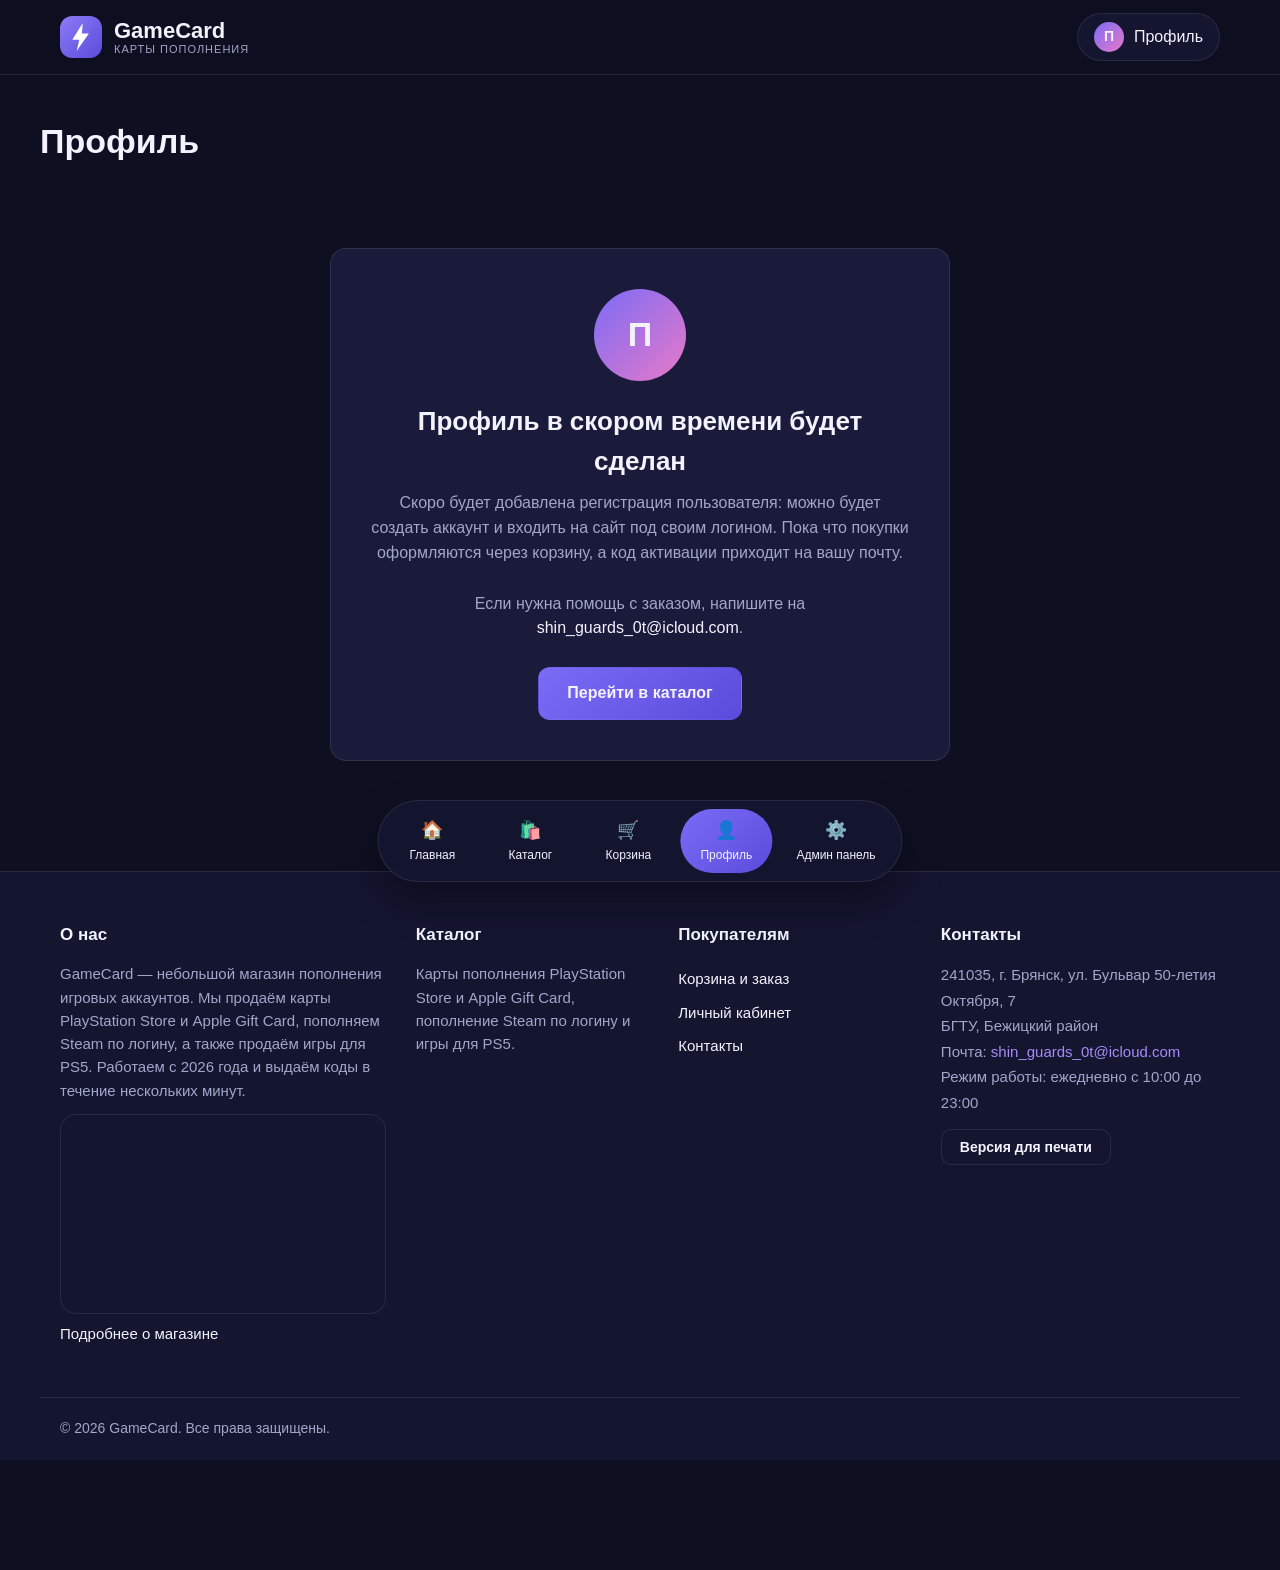
<file: profile.html>
<!DOCTYPE html>
<html lang="ru">
<head>
	<meta charset="UTF-8">
	<meta name="viewport" content="width=device-width, initial-scale=1">
	<title>Профиль — GameCard</title>
	<meta name="description" content="Личный кабинет покупателя GameCard. Раздел находится в разработке.">
	<link rel="icon" href="images/logo.svg" type="image/svg+xml">
	<link rel="stylesheet" href="styles.css" id="mainStyles">
	<link rel="stylesheet" href="print.css" id="printStyles" media="not all">
</head>
<body>

<header class="site-header">
	<div class="container header-inner">
		<a class="logo" href="index.html">
			<img class="logo__image" src="images/logo.svg" alt="Логотип магазина GameCard">
			<span class="logo__text">GameCard<span class="logo__note">карты пополнения</span></span>
		</a>
		<a class="profile-link" href="profile.html">
			<span class="avatar">П</span>
			<span>Профиль</span>
		</a>
	</div>
</header>

<main>
	<div class="container page-title">
		<h1 class="page-title__title">Профиль</h1>
	</div>

	<div class="container section">
		<section class="profile-card">
			<p class="profile-card__avatar">П</p>
			<h2 class="profile-card__title">Профиль в скором времени будет сделан</h2>
			<p class="profile-card__text">
				Скоро будет добавлена регистрация пользователя: можно будет создать аккаунт
				и входить на сайт под своим логином. Пока что покупки оформляются через корзину,
				а код активации приходит на вашу почту.
			</p>

			<p class="profile-card__text">
				Если нужна помощь с заказом, напишите на <a href="mailto:shin_guards_0t@icloud.com">shin_guards_0t@icloud.com</a>.
			</p>
			<p><a class="button" href="catalog.html">Перейти в каталог</a></p>
		</section>
	</div>
</main>

<footer class="site-footer">
	<div class="container footer-grid">
		<div class="footer-col">
			<h2 class="footer-col__title">О нас</h2>
			<p>
				GameCard — небольшой магазин пополнения игровых аккаунтов.
				Мы продаём карты PlayStation Store и Apple Gift Card, пополняем Steam по логину,
				а также продаём игры для PS5. Работаем с 2026 года и выдаём коды в течение нескольких минут.
			</p>
			<iframe class="map map_small" src="https://yandex.ru/map-widget/v1/?text=%D0%91%D1%80%D1%8F%D0%BD%D1%81%D0%BA%2C%20%D0%B1%D1%83%D0%BB%D1%8C%D0%B2%D0%B0%D1%80%2050-%D0%BB%D0%B5%D1%82%D0%B8%D1%8F%20%D0%9E%D0%BA%D1%82%D1%8F%D0%B1%D1%80%D1%8F%2C%207&amp;z=16" title="Карта: Брянск, бульвар 50-летия Октября, 7" loading="lazy"></iframe>
			<p><a href="about.html">Подробнее о магазине</a></p>
		</div>
		<div class="footer-col">
			<h2 class="footer-col__title"><a href="catalog.html">Каталог</a></h2>
			<p>Карты пополнения PlayStation Store и Apple Gift Card, пополнение Steam по логину и игры для PS5.</p>
		</div>
		<div class="footer-col">
			<h2 class="footer-col__title">Покупателям</h2>
			<ul>
				<li><a href="cart.html">Корзина и заказ</a></li>
				<li><a href="profile.html">Личный кабинет</a></li>
				<li><a href="about.html#contacts">Контакты</a></li>
			</ul>
		</div>
		<div class="footer-col footer-contacts">
			<h2 class="footer-col__title">Контакты</h2>
			<address>
				241035, г. Брянск, ул. Бульвар 50-летия Октября, 7<br>
				БГТУ, Бежицкий район<br>
				Почта: <a href="mailto:shin_guards_0t@icloud.com">shin_guards_0t@icloud.com</a><br>
				Режим работы: ежедневно с 10:00 до 23:00
			</address>
			<button class="button button_ghost button_small" type="button" data-print-toggle>Версия для печати</button>
		</div>
	</div>
	<div class="container footer-bottom">
		<p>© <span id="currentYear">2025</span> GameCard. Все права защищены.</p>
	</div>
</footer>

<nav class="tabbar">
	<ul class="tabbar__list">
		<li><a class="tab" href="index.html"><span class="tab__icon">🏠</span>Главная</a></li>
		<li><a class="tab" href="catalog.html"><span class="tab__icon">🛍️</span>Каталог</a></li>
		<li><a class="tab" href="cart.html"><span class="tab__icon">🛒</span>Корзина</a></li>
		<li><a class="tab tab_active" href="profile.html"><span class="tab__icon">👤</span>Профиль</a></li>
		<li><a class="tab" href="admin.html"><span class="tab__icon">⚙️</span>Админ панель</a></li>
	</ul>
</nav>

<script src="js/data.js"></script>
<script src="js/cart.js"></script>
<script src="js/main.js"></script>
</body>
</html>
</file>
<file: styles.css>
/* Основные стили сайта GameCard */

:root {
	--bg: #0e0f21;
	--bg-soft: #14152f;
	--card: #1a1b3a;
	--card-hover: #212249;
	--border: rgba(255, 255, 255, 0.09);
	--text: #f2f3ff;
	--muted: #a3a5c9;
	--primary: #7b6cf6;
	--primary-light: #a78bfa;
	--pink: #e879c8;
	--green: #4ade80;
	--yellow: #fbbf24;
	--radius: 16px;
	--shadow: 0 18px 40px rgba(0, 0, 0, 0.35);
}

* {
	margin: 0;
	padding: 0;
	box-sizing: border-box;
}

body {
	background: var(--bg);
	color: var(--text);
	font: 16px/1.55 "Segoe UI", Tahoma, Arial, sans-serif;
	padding-bottom: 110px;
}

img {
	max-width: 100%;
	display: block;
}

ul {
	list-style: none;
}

/* Ссылки: обычная и посещённая — одинаковые, при наведении и активная — отличаются */
a:link,
a:visited {
	color: var(--text);
	text-decoration: none;
}

a:hover {
	color: var(--primary-light);
	text-decoration: underline;
}

a:active {
	color: var(--pink);
}

.container {
	width: 100%;
	max-width: 1200px;
	margin: 0 auto;
	padding: 0 20px;
}

.section {
	padding: 70px 0;
}

.section__title {
	font-size: 38px;
	text-align: center;
	margin-bottom: 12px;
}

.section__subtitle {
	color: var(--muted);
	text-align: center;
	max-width: 720px;
	margin: 0 auto 40px;
}

.section__label {
	color: var(--primary-light);
	text-align: center;
	text-transform: uppercase;
	letter-spacing: 2px;
	font-size: 13px;
	margin-bottom: 10px;
}

/* ---------- Шапка ---------- */

.site-header {
	position: sticky;
	top: 0;
	z-index: 20;
	background: rgba(14, 15, 33, 0.9);
	border-bottom: 1px solid var(--border);
	backdrop-filter: blur(10px);
}

.header-inner {
	display: flex;
	align-items: center;
	justify-content: space-between;
	height: 74px;
}

.logo {
	display: flex;
	align-items: center;
	gap: 12px;
}

.logo__image {
	width: 42px;
	height: 42px;
}

.logo__text {
	font-size: 22px;
	font-weight: 700;
	line-height: 1.1;
}

.logo__note {
	display: block;
	font-size: 11px;
	font-weight: 400;
	color: var(--muted);
	letter-spacing: 1px;
	text-transform: uppercase;
}

.profile-link {
	display: flex;
	align-items: center;
	gap: 10px;
	padding: 8px 16px;
	border: 1px solid var(--border);
	border-radius: 999px;
	background: var(--bg-soft);
}

.avatar {
	display: flex;
	align-items: center;
	justify-content: center;
	width: 30px;
	height: 30px;
	border-radius: 50%;
	background: linear-gradient(135deg, var(--primary), var(--pink));
	font-size: 14px;
	font-weight: 700;
}

/* ---------- Главная ---------- */

.hero {
	padding: 80px 0 60px;
	text-align: center;
	background: radial-gradient(900px 400px at 50% -10%, rgba(123, 108, 246, 0.35), transparent);
}

.hero__badge {
	display: inline-block;
	padding: 8px 18px;
	margin-bottom: 26px;
	border: 1px solid var(--border);
	border-radius: 999px;
	background: var(--bg-soft);
	color: var(--muted);
	font-size: 14px;
}

.hero__title {
	font-size: 60px;
	line-height: 1.1;
	margin-bottom: 22px;
}

.hero__title span {
	background: linear-gradient(90deg, var(--primary-light), var(--pink));
	-webkit-background-clip: text;
	background-clip: text;
	color: transparent;
}

.hero__text {
	max-width: 640px;
	margin: 0 auto 34px;
	color: var(--muted);
	font-size: 18px;
}

.hero__buttons {
	display: flex;
	gap: 16px;
	justify-content: center;
	flex-wrap: wrap;
}

.button {
	display: inline-block;
	padding: 13px 28px;
	border: 1px solid transparent;
	border-radius: 12px;
	background: linear-gradient(135deg, var(--primary), #5b4bdb);
	color: #fff;
	font-size: 16px;
	font-weight: 600;
	cursor: pointer;
}

/* Служебный класс: подпись для поля поиска, невидимая на экране */
.visually-hidden {
	position: absolute;
	width: 1px;
	height: 1px;
	overflow: hidden;
	clip: rect(0 0 0 0);
	white-space: nowrap;
}

.button:hover {
	color: #fff;
	text-decoration: none;
	opacity: 0.92;
}

.button_ghost {
	background: var(--bg-soft);
	border-color: var(--border);
	color: var(--text);
}

.button_ghost:hover {
	color: var(--primary-light);
}

.button_small {
	padding: 9px 18px;
	font-size: 14px;
	border-radius: 10px;
}

/* Статистика */
.stats {
	display: grid;
	grid-template-columns: repeat(4, 1fr);
	gap: 18px;
}

.stat {
	padding: 26px;
	border: 1px solid var(--border);
	border-radius: var(--radius);
	background: var(--card);
	text-align: center;
}

.stat__value {
	font-size: 30px;
	font-weight: 700;
}

.stat__title {
	color: var(--muted);
	font-size: 14px;
}

/* Категории */
.categories {
	display: grid;
	grid-template-columns: repeat(4, 1fr);
	gap: 18px;
}

.category {
	display: block;
	padding: 28px 20px;
	border: 1px solid var(--border);
	border-radius: var(--radius);
	background: var(--card);
	text-align: center;
}

.category:hover {
	background: var(--card-hover);
	text-decoration: none;
	color: var(--text);
}

.category__icon {
	display: block;
	font-size: 34px;
	margin-bottom: 12px;
}

.category__title {
	display: block;
	font-size: 18px;
	font-weight: 700;
	margin-bottom: 6px;
}

.category__note {
	display: block;
	color: var(--muted);
	font-size: 13px;
}

/* Преимущества */
.features {
	display: grid;
	grid-template-columns: repeat(3, 1fr);
	gap: 18px;
}

.feature {
	padding: 26px;
	border: 1px solid var(--border);
	border-radius: var(--radius);
	background: var(--card);
}

.feature__icon {
	display: flex;
	align-items: center;
	justify-content: center;
	width: 46px;
	height: 46px;
	margin-bottom: 16px;
	border-radius: 50%;
	background: rgba(123, 108, 246, 0.18);
	font-size: 22px;
}

.feature__title {
	font-size: 18px;
	margin-bottom: 8px;
}

.feature__text {
	color: var(--muted);
	font-size: 15px;
}

/* Отзывы */
.reviews {
	display: grid;
	grid-template-columns: repeat(3, 1fr);
	gap: 18px;
}

.review {
	padding: 24px;
	border: 1px solid var(--border);
	border-radius: var(--radius);
	background: var(--card);
}

.review__stars {
	color: var(--yellow);
	margin-bottom: 12px;
}

.review__text {
	margin-bottom: 18px;
}

.review__author {
	display: flex;
	align-items: center;
	gap: 12px;
}

.review__name {
	font-weight: 600;
}

.review__note {
	color: var(--muted);
	font-size: 13px;
}

/* Призыв к действию */
.cta {
	padding: 40px;
	border: 1px solid var(--border);
	border-radius: var(--radius);
	background: linear-gradient(135deg, rgba(123, 108, 246, 0.25), rgba(232, 121, 200, 0.18));
	text-align: center;
}

.cta__title {
	font-size: 28px;
	margin-bottom: 10px;
}

.cta__text {
	color: var(--muted);
	margin-bottom: 22px;
}

/* ---------- Каталог ---------- */

.page-title {
	padding: 40px 0 10px;
}

.page-title__title {
	font-size: 34px;
}

.page-title__note {
	color: var(--muted);
}

.catalog-layout {
	display: grid;
	grid-template-columns: 260px 1fr;
	gap: 24px;
	padding-bottom: 60px;
}

.catalog-sidebar {
	display: flex;
	flex-direction: column;
	gap: 14px;
	align-self: start;
}

.filters {
	padding: 20px;
	border: 1px solid var(--border);
	border-radius: var(--radius);
	background: var(--card);
}

.filters__title {
	font-size: 18px;
	margin-bottom: 16px;
}

.filter-group {
	padding-bottom: 16px;
	margin-bottom: 16px;
	border-bottom: 1px solid var(--border);
}

.filter-group:last-child {
	border-bottom: none;
	margin-bottom: 0;
	padding-bottom: 0;
}

.filter-group__title {
	font-size: 15px;
	margin-bottom: 10px;
	color: var(--muted);
	font-weight: 600;
}

.checkbox {
	display: flex;
	align-items: center;
	gap: 9px;
	padding: 5px 0;
	cursor: pointer;
	font-size: 15px;
}

.checkbox input {
	width: 16px;
	height: 16px;
	accent-color: var(--primary);
	cursor: pointer;
}

.checkbox_disabled {
	color: #5f6190;
	cursor: not-allowed;
	text-decoration: line-through;
}

.checkbox_disabled input {
	cursor: not-allowed;
}

.range {
	width: 100%;
	accent-color: var(--primary);
}

.catalog-toolbar {
	display: flex;
	gap: 12px;
	flex-wrap: wrap;
	align-items: center;
	margin-bottom: 20px;
}

.select {
	padding: 11px 16px;
	border: 1px solid var(--border);
	border-radius: 12px;
	background: var(--bg-soft);
	color: var(--text);
	font-size: 15px;
}

.products {
	display: grid;
	grid-template-columns: repeat(auto-fill, minmax(240px, 1fr));
	gap: 20px;
}

.product-card {
	display: flex;
	flex-direction: column;
	border: 1px solid var(--border);
	border-radius: var(--radius);
	background: var(--card);
	overflow: hidden;
}

.product-card:hover {
	background: var(--card-hover);
}

.product-card__media {
	position: relative;
	aspect-ratio: 3 / 4;
	background: var(--bg-soft);
}

.product-card__media img {
	width: 100%;
	height: 100%;
	object-fit: cover;
}

.product-card__body {
	display: flex;
	flex-direction: column;
	flex: 1;
	padding: 16px;
}

.product-card__name {
	font-size: 17px;
	margin-bottom: 8px;
}

.product-card__description {
	color: var(--muted);
	font-size: 14px;
	margin-bottom: 12px;
}

.product-card__meta {
	display: flex;
	flex-wrap: wrap;
	gap: 6px;
	margin-bottom: 10px;
}

.product-card__meta li {
	padding: 4px 10px;
	border: 1px solid var(--border);
	border-radius: 999px;
	color: var(--muted);
	font-size: 12px;
}

.product-card__rating {
	color: var(--yellow);
	font-size: 13px;
	margin-bottom: 14px;
}

.product-card__bottom {
	display: flex;
	align-items: center;
	justify-content: space-between;
	gap: 10px;
	margin-top: auto;
}

.price {
	font-size: 20px;
	font-weight: 700;
}

.price__old {
	color: var(--muted);
	font-size: 14px;
	font-weight: 400;
}

.catalog-empty {
	padding: 50px 20px;
	border: 1px dashed var(--border);
	border-radius: var(--radius);
	text-align: center;
	color: var(--muted);
}

/* ---------- Корзина ---------- */

.cart-list {
	display: flex;
	flex-direction: column;
	gap: 14px;
	margin-bottom: 24px;
}

.cart-item {
	display: grid;
	grid-template-columns: 84px 1fr auto auto auto;
	align-items: center;
	gap: 16px;
	padding: 14px;
	border: 1px solid var(--border);
	border-radius: var(--radius);
	background: var(--card);
}

.cart-item__image {
	width: 84px;
	height: 84px;
	border-radius: 10px;
	object-fit: cover;
}

.cart-item__name {
	font-size: 17px;
	margin-bottom: 4px;
}

.cart-item__meta {
	color: var(--muted);
	font-size: 13px;
}

.cart-item__price {
	color: var(--muted);
	font-size: 14px;
}

.cart-item__controls {
	display: flex;
	align-items: center;
	gap: 10px;
}

.qty-button {
	width: 32px;
	height: 32px;
	border: 1px solid var(--border);
	border-radius: 8px;
	background: var(--bg-soft);
	color: var(--text);
	font-size: 18px;
	cursor: pointer;
}

.cart-item__sum {
	font-size: 18px;
	font-weight: 700;
	min-width: 100px;
	text-align: right;
}

.cart-item__remove {
	border: none;
	background: none;
	color: var(--pink);
	font-size: 14px;
	cursor: pointer;
}

.cart-item__remove:hover {
	text-decoration: underline;
}

.cart-total {
	display: flex;
	align-items: center;
	justify-content: space-between;
	padding: 20px;
	border: 1px solid var(--border);
	border-radius: var(--radius);
	background: var(--card);
	margin-bottom: 24px;
}

.cart-total__value {
	font-size: 26px;
	font-weight: 700;
}

/* Формы */
.form {
	display: grid;
	gap: 14px;
	max-width: 460px;
}

.form__field {
	display: grid;
	gap: 6px;
}

.form__label {
	color: var(--muted);
	font-size: 14px;
}

.form__input {
	padding: 12px 16px;
	border: 1px solid var(--border);
	border-radius: 12px;
	background: var(--bg-soft);
	color: var(--text);
	font: 15px/1.45 "Segoe UI", Tahoma, Arial, sans-serif;
	outline: none;
	resize: vertical;
}

.form__input:focus {
	border-color: var(--primary);
}

/* у поля суммы убираем стрелки-счётчик */
.form__input[type="number"] {
	appearance: textfield;
	-moz-appearance: textfield;
}

.form__input[type="number"]::-webkit-outer-spin-button,
.form__input[type="number"]::-webkit-inner-spin-button {
	-webkit-appearance: none;
	margin: 0;
}

.form__message {
	padding: 14px 16px;
	border: 1px solid rgba(74, 222, 128, 0.4);
	border-radius: 12px;
	background: rgba(74, 222, 128, 0.12);
	color: var(--green);
	margin-bottom: 18px;
}

/* ---------- Профиль ---------- */

.profile-card {
	max-width: 620px;
	margin: 0 auto;
	padding: 40px;
	border: 1px solid var(--border);
	border-radius: var(--radius);
	background: var(--card);
	text-align: center;
}

.profile-card__avatar {
	display: flex;
	align-items: center;
	justify-content: center;
	width: 92px;
	height: 92px;
	margin: 0 auto 20px;
	border-radius: 50%;
	background: linear-gradient(135deg, var(--primary), var(--pink));
	font-size: 34px;
	font-weight: 700;
}

.profile-card__title {
	font-size: 26px;
	margin-bottom: 10px;
}

.profile-card__text {
	color: var(--muted);
	margin-bottom: 26px;
}

/* ---------- О нас ---------- */

.about-grid {
	display: grid;
	grid-template-columns: 1.2fr 1fr;
	gap: 24px;
	align-items: start;
}

.about-card {
	padding: 26px;
	border: 1px solid var(--border);
	border-radius: var(--radius);
	background: var(--card);
	margin-bottom: 20px;
}

.about-card__title {
	font-size: 20px;
	margin-bottom: 12px;
}

.about-address {
	color: var(--muted);
	font-style: normal;
	line-height: 1.8;
}

.about-list li {
	padding: 6px 0;
	color: var(--muted);
}

.about-list a {
	color: var(--primary-light);
}

.map {
	width: 100%;
	height: 420px;
	border: 1px solid var(--border);
	border-radius: var(--radius);
	background: var(--bg-soft);
}

.map_small {
	height: 200px;
}

/* ---------- Подвал ---------- */

.site-footer {
	border-top: 1px solid var(--border);
	background: var(--bg-soft);
	padding-top: 50px;
	margin-top: 40px;
}

.footer-grid {
	display: grid;
	grid-template-columns: 1.4fr 1fr 1fr 1.2fr;
	gap: 30px;
	padding-bottom: 40px;
}

.footer-col__title {
	font-size: 17px;
	margin-bottom: 14px;
}

.footer-col p {
	color: var(--muted);
	font-size: 15px;
	margin-bottom: 12px;
}

.footer-col li {
	padding: 5px 0;
	color: var(--muted);
	font-size: 15px;
}

.footer-contacts a {
	color: var(--primary-light);
}

.footer-contacts address {
	color: var(--muted);
	font-size: 15px;
	font-style: normal;
	line-height: 1.7;
	margin-bottom: 14px;
}

.footer-bottom {
	display: flex;
	align-items: center;
	justify-content: space-between;
	gap: 20px;
	padding: 20px;
	border-top: 1px solid var(--border);
	color: var(--muted);
	font-size: 14px;
}

/* ---------- Нижнее меню вкладок ---------- */

.tabbar {
	position: fixed;
	left: 50%;
	bottom: 18px;
	z-index: 30;
	display: flex;
	gap: 6px;
	padding: 8px;
	border: 1px solid var(--border);
	border-radius: 999px;
	background: rgba(20, 21, 47, 0.96);
	box-shadow: var(--shadow);
	transform: translateX(-50%);
}

.tabbar__list {
	display: flex;
	gap: 6px;
}

.tabbar li {
	display: flex;
}

.tab {
	position: relative;
	display: flex;
	flex-direction: column;
	align-items: center;
	gap: 2px;
	min-width: 92px;
	padding: 8px 18px;
	border-radius: 999px;
	font-size: 12px;
}

.tab_active {
	background: linear-gradient(135deg, var(--primary), #5b4bdb);
}

.tab__icon {
	font-size: 18px;
}

/* ---------- Адаптивность ---------- */

@media (max-width: 1000px) {
	.hero__title {
		font-size: 44px;
	}
	.stats,
	.categories,
	.features {
		grid-template-columns: repeat(2, 1fr);
	}
	.reviews {
		grid-template-columns: 1fr;
	}
	.catalog-layout {
		grid-template-columns: 1fr;
	}
	.about-grid {
		grid-template-columns: 1fr;
	}
	.footer-grid {
		grid-template-columns: 1fr 1fr;
	}
}

@media (max-width: 640px) {
	.hero__title {
		font-size: 32px;
	}
	.section__title {
		font-size: 26px;
	}
	.stats,
	.categories,
	.features,
	.footer-grid {
		grid-template-columns: 1fr;
	}
	.cart-item {
		grid-template-columns: 64px 1fr;
	}
	.cart-item__sum,
	.cart-item__remove {
		text-align: left;
	}
	.tab {
		min-width: auto;
		padding: 8px 12px;
	}
}

/* ---------- Пополнение Steam ---------- */

.steam-block {
	padding: 26px;
	margin-bottom: 24px;
	border: 1px solid var(--border);
	border-radius: var(--radius);
	background: var(--card);
}

.steam-block__title {
	font-size: 22px;
	margin-bottom: 10px;
}

.steam-block__text {
	color: var(--muted);
	margin-bottom: 20px;
	max-width: 720px;
}
</file>
<file: print.css>
/* Версия для печати. Подключается переключением media у ссылки на стили (лабораторная работа N3). */

body {
	background: #ffffff;
	color: #000000;
	font: 14px/1.45 "Times New Roman", Georgia, serif;
	padding: 0;
}

/* Вспомогательные блоки скрываем полностью */
.site-header,
.tabbar,
.site-footer,
.hero,
.catalog-toolbar,
.filters,
.cta,
.button,
.form,
.map {
	display: none;
}

.container {
	max-width: 100%;
	padding: 0;
}

.section {
	padding: 10px 0;
}

.page-title {
	padding: 0 0 10px;
}

.page-title__title,
.section__title {
	font-size: 20px;
	text-align: left;
	border-bottom: 2px solid #000000;
	padding-bottom: 6px;
	margin-bottom: 12px;
}

.section__subtitle,
.section__label,
.page-title__note {
	color: #000000;
	text-align: left;
	margin: 0 0 10px;
}

.reviews,
.features,
.categories,
.stats,
.about-grid {
	display: block;
}

.review,
.feature,
.category,
.stat,
.about-card,
.product-card {
	border: 1px solid #000000;
	background: #ffffff;
	margin-bottom: 10px;
	padding: 8px 10px;
	break-inside: avoid;
}

.product-card__media {
	display: none;
}

.products {
	display: block;
}

.product-card__name {
	font-size: 15px;
	margin-bottom: 4px;
}

.product-card__description {
	color: #000000;
	margin-bottom: 6px;
}

.product-card__meta {
	display: block;
	margin-bottom: 6px;
}

.product-card__meta li {
	display: inline;
	padding: 0 6px 0 0;
	border: none;
	color: #000000;
}

.product-card__rating,
.price {
	color: #000000;
}

.price {
	font-size: 15px;
}

.price__old {
	color: #000000;
}

.cart-item {
	display: block;
	border: 1px solid #000000;
	background: #ffffff;
	margin-bottom: 8px;
	padding: 8px;
}

.cart-item__image,
.qty-button,
.cart-item__remove {
	display: none;
}

.cart-item__sum {
	text-align: left;
	font-weight: bold;
}

.cart-total {
	border: 1px solid #000000;
	background: #ffffff;
}

.profile-card {
	border: 1px solid #000000;
	background: #ffffff;
	text-align: left;
}

.profile-card__avatar {
	border: 1px solid #000000;
	background: #ffffff;
	color: #000000;
}

.profile-card__text,
.profile-list li,
.about-list li {
	color: #000000;
}

a:link,
a:visited {
	color: #000000;
	text-decoration: underline;
}

@page {
	margin: 15mm;
}
</file>
